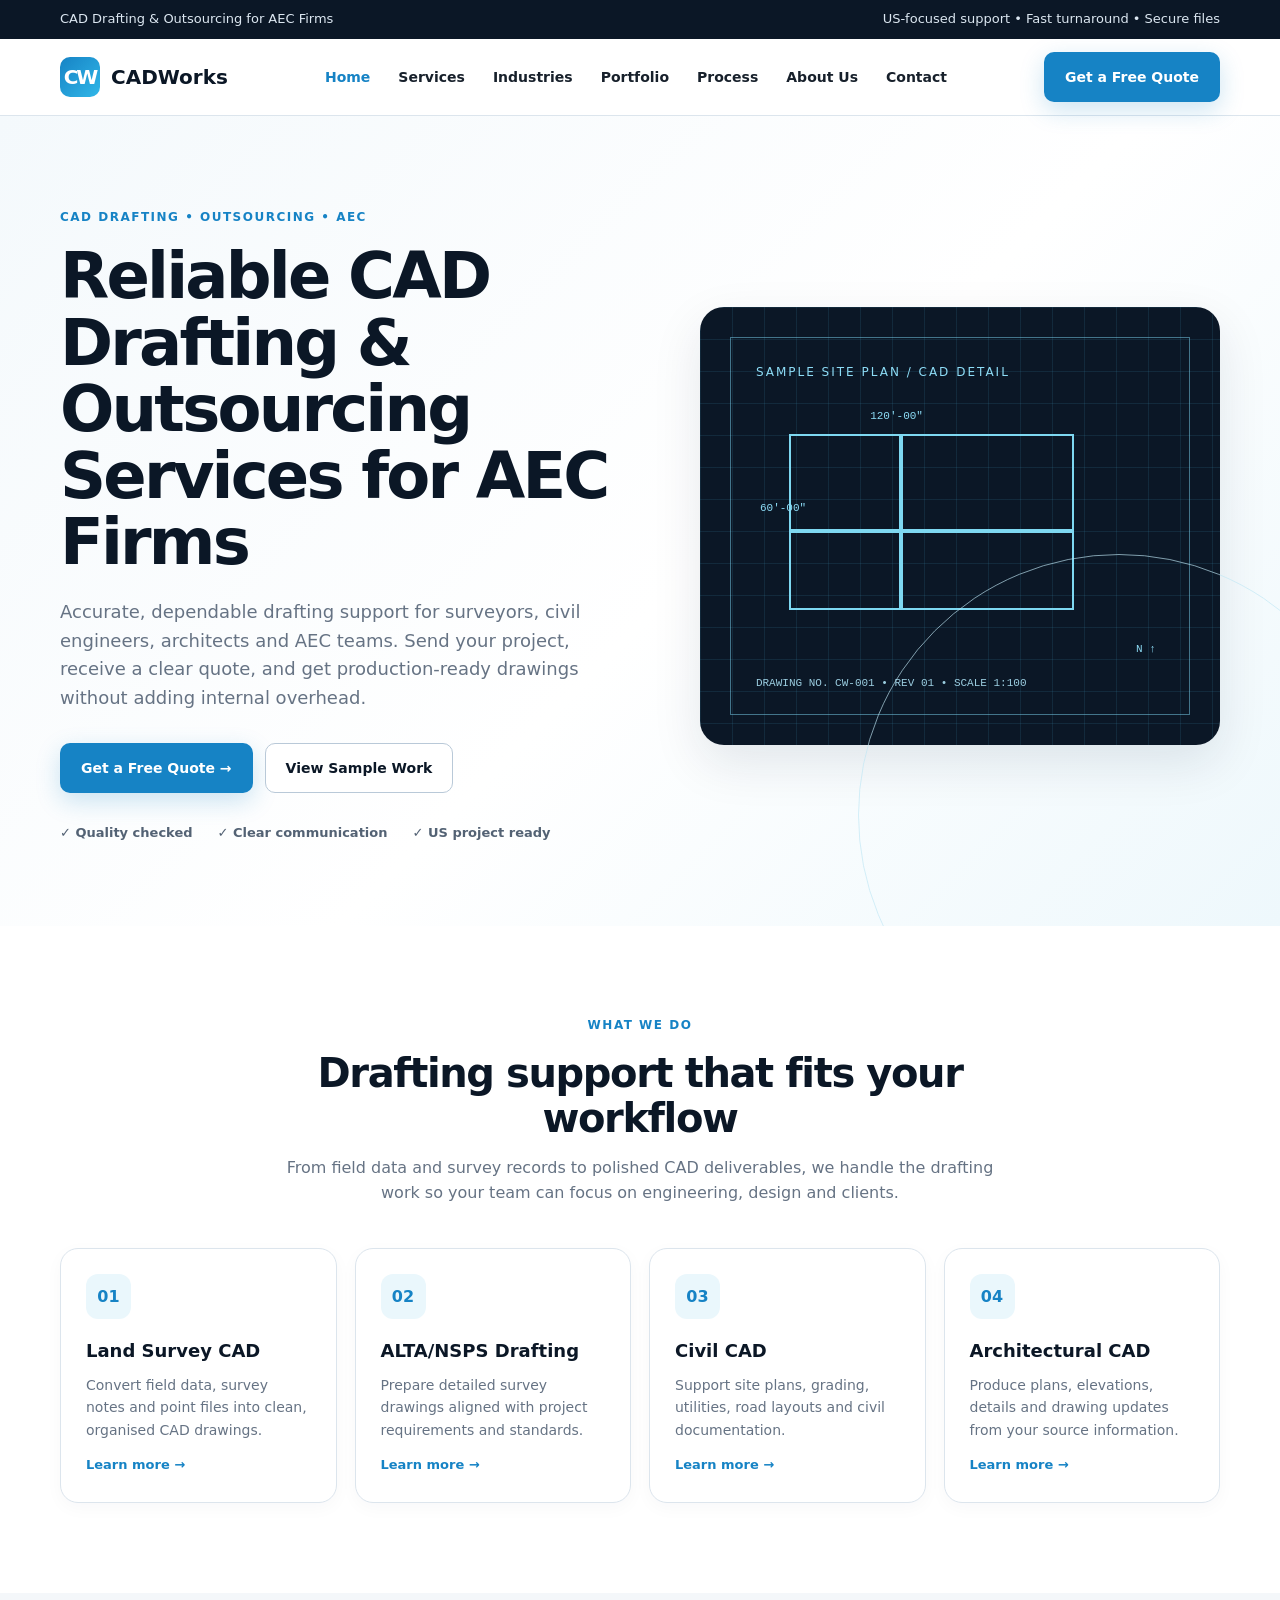
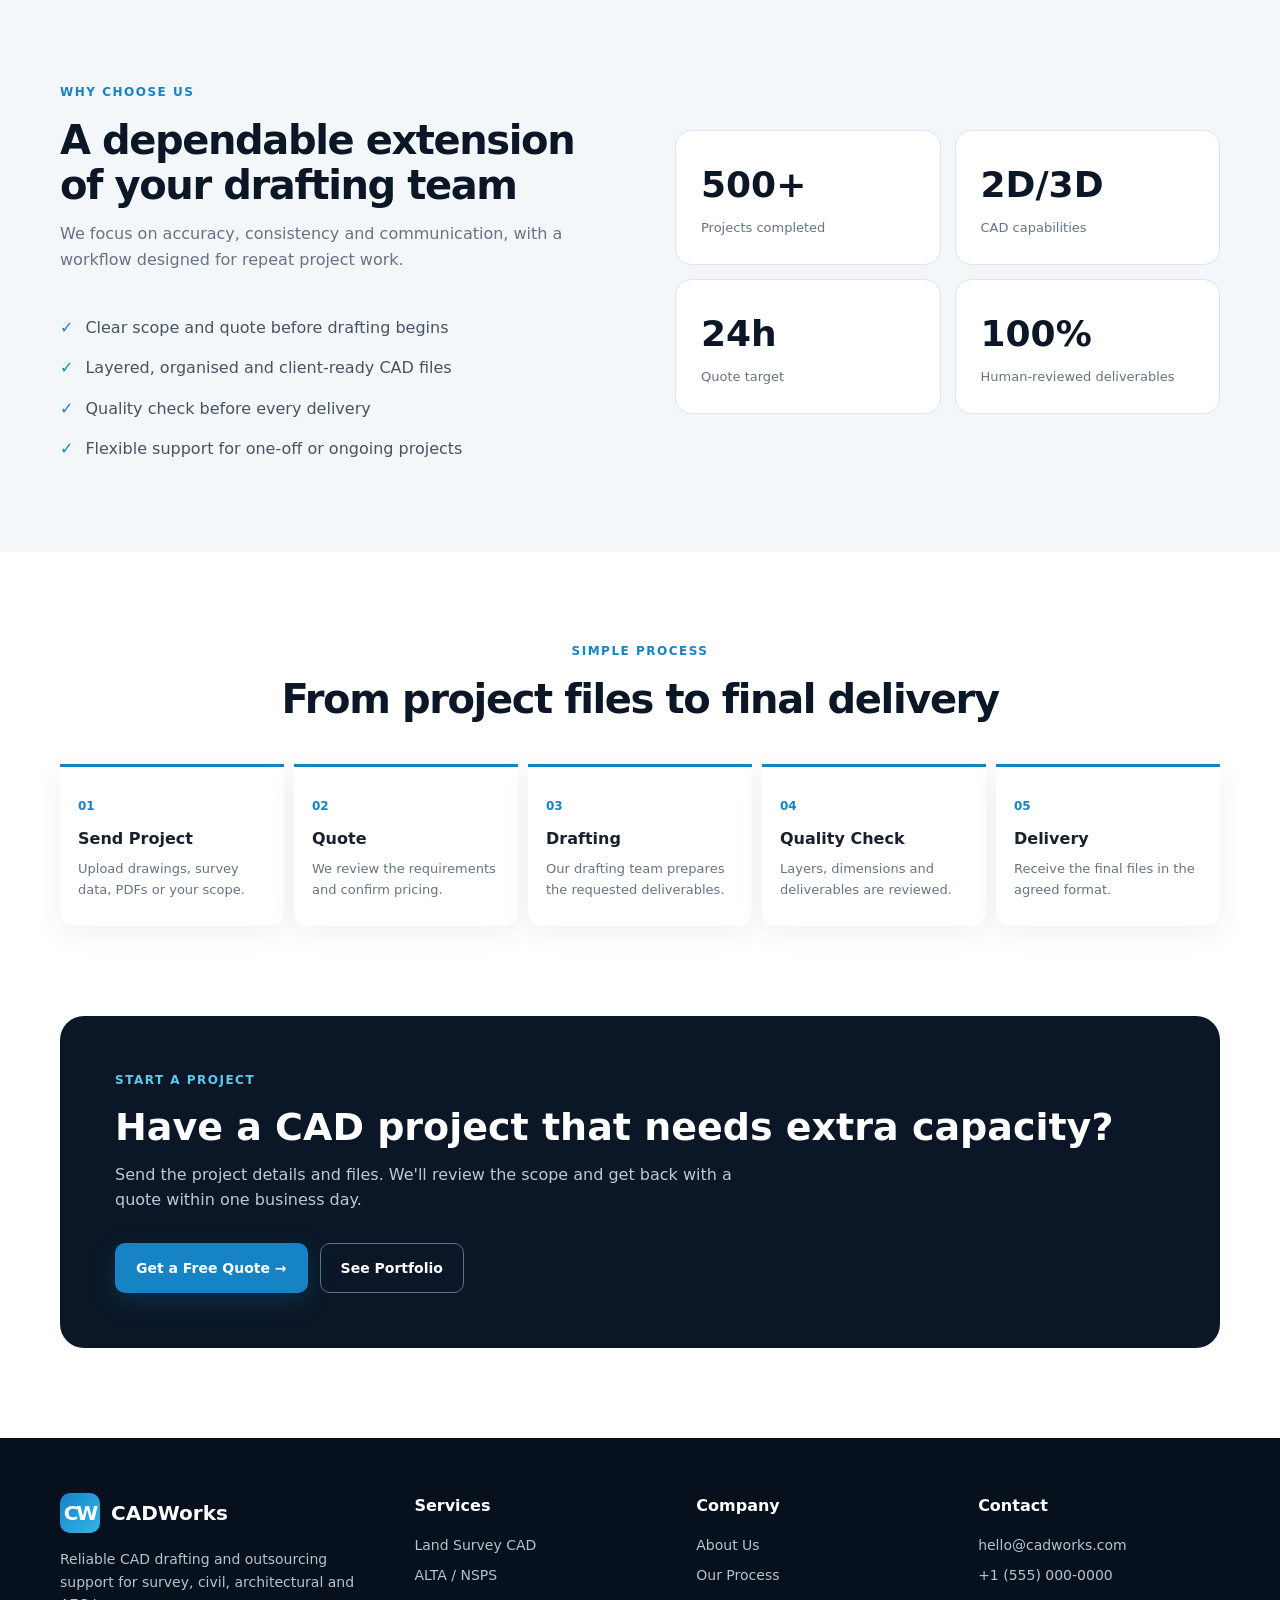
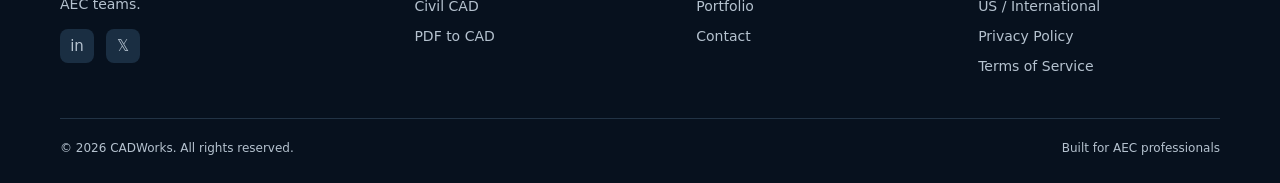
<file: index.html>
<!doctype html>
<html lang="en"><head><meta charset="utf-8">
<meta http-equiv="refresh" content="0; url=home.html">
<title>CADWorks – Redirecting…</title>
<link rel="canonical" href="home.html">
</head><body>
<p>Redirecting to <a href="home.html">CADWorks home page</a>…</p>
</body></html>
</file>
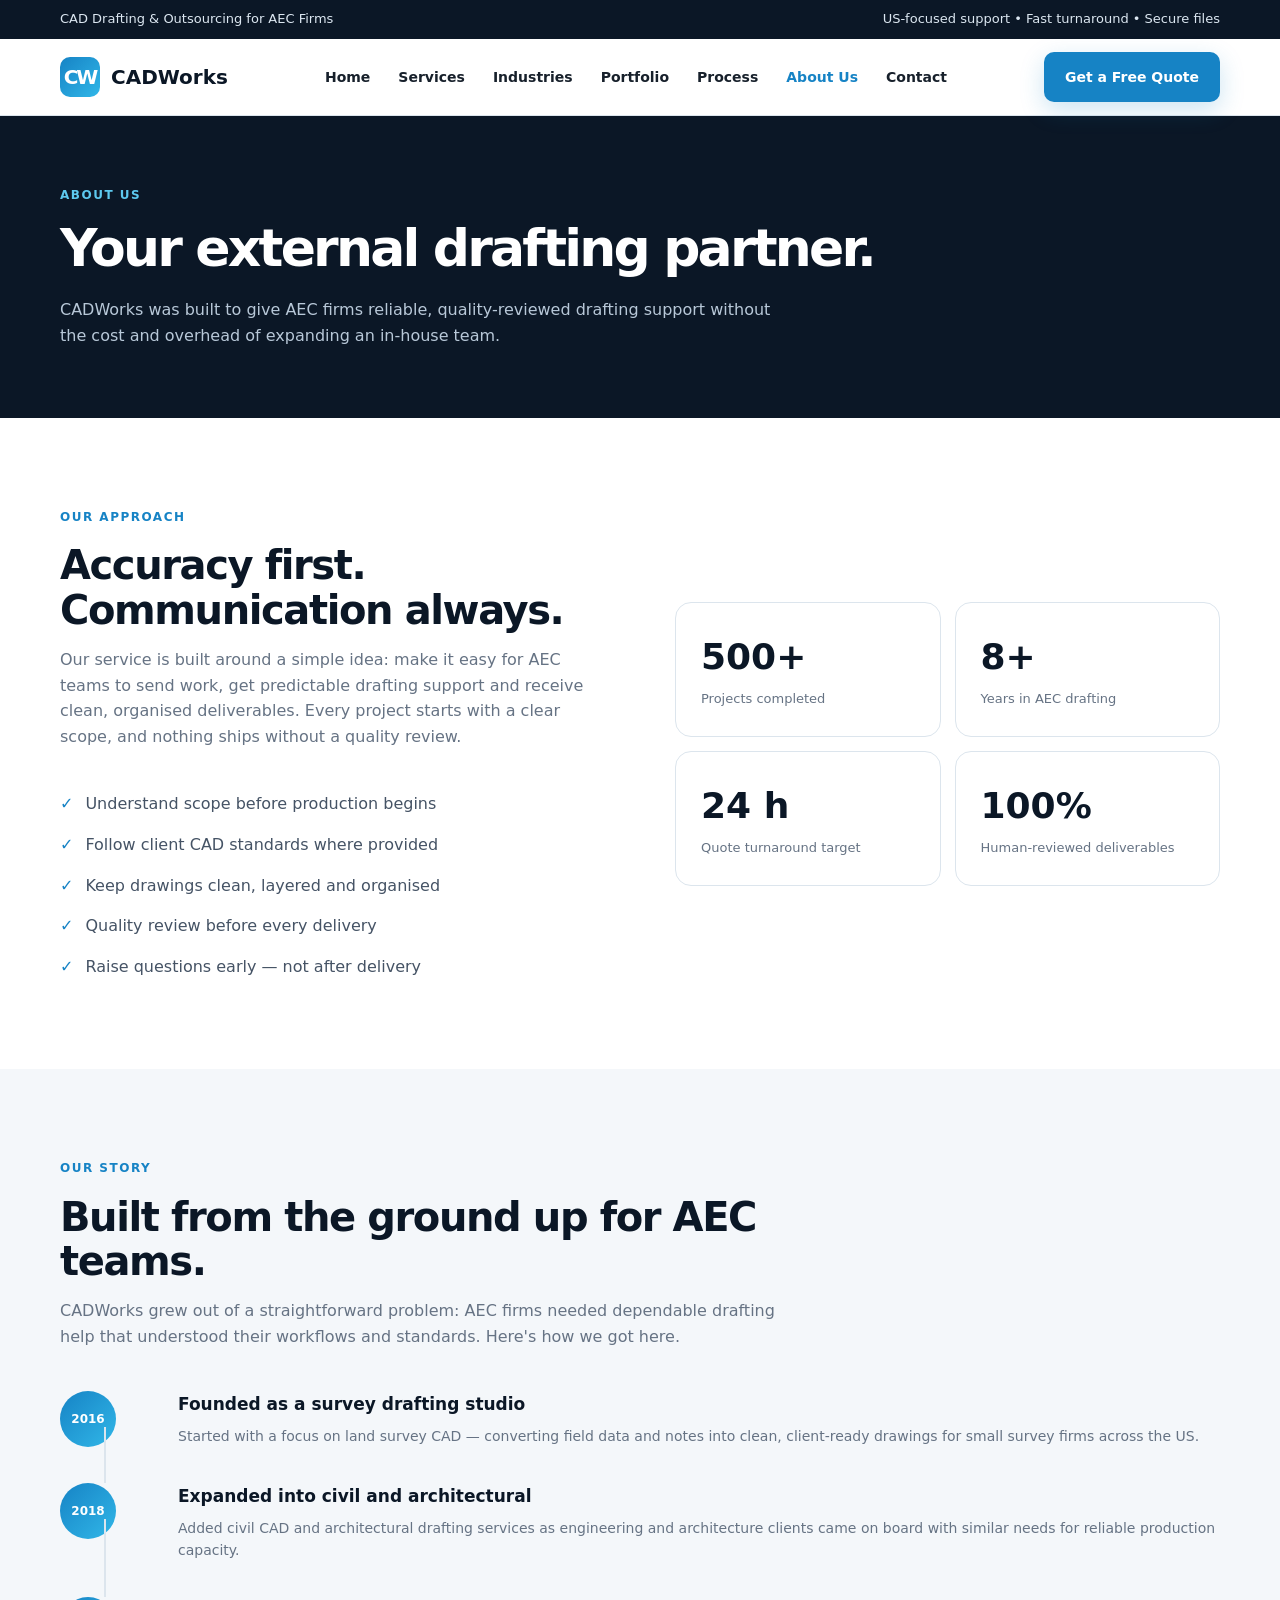
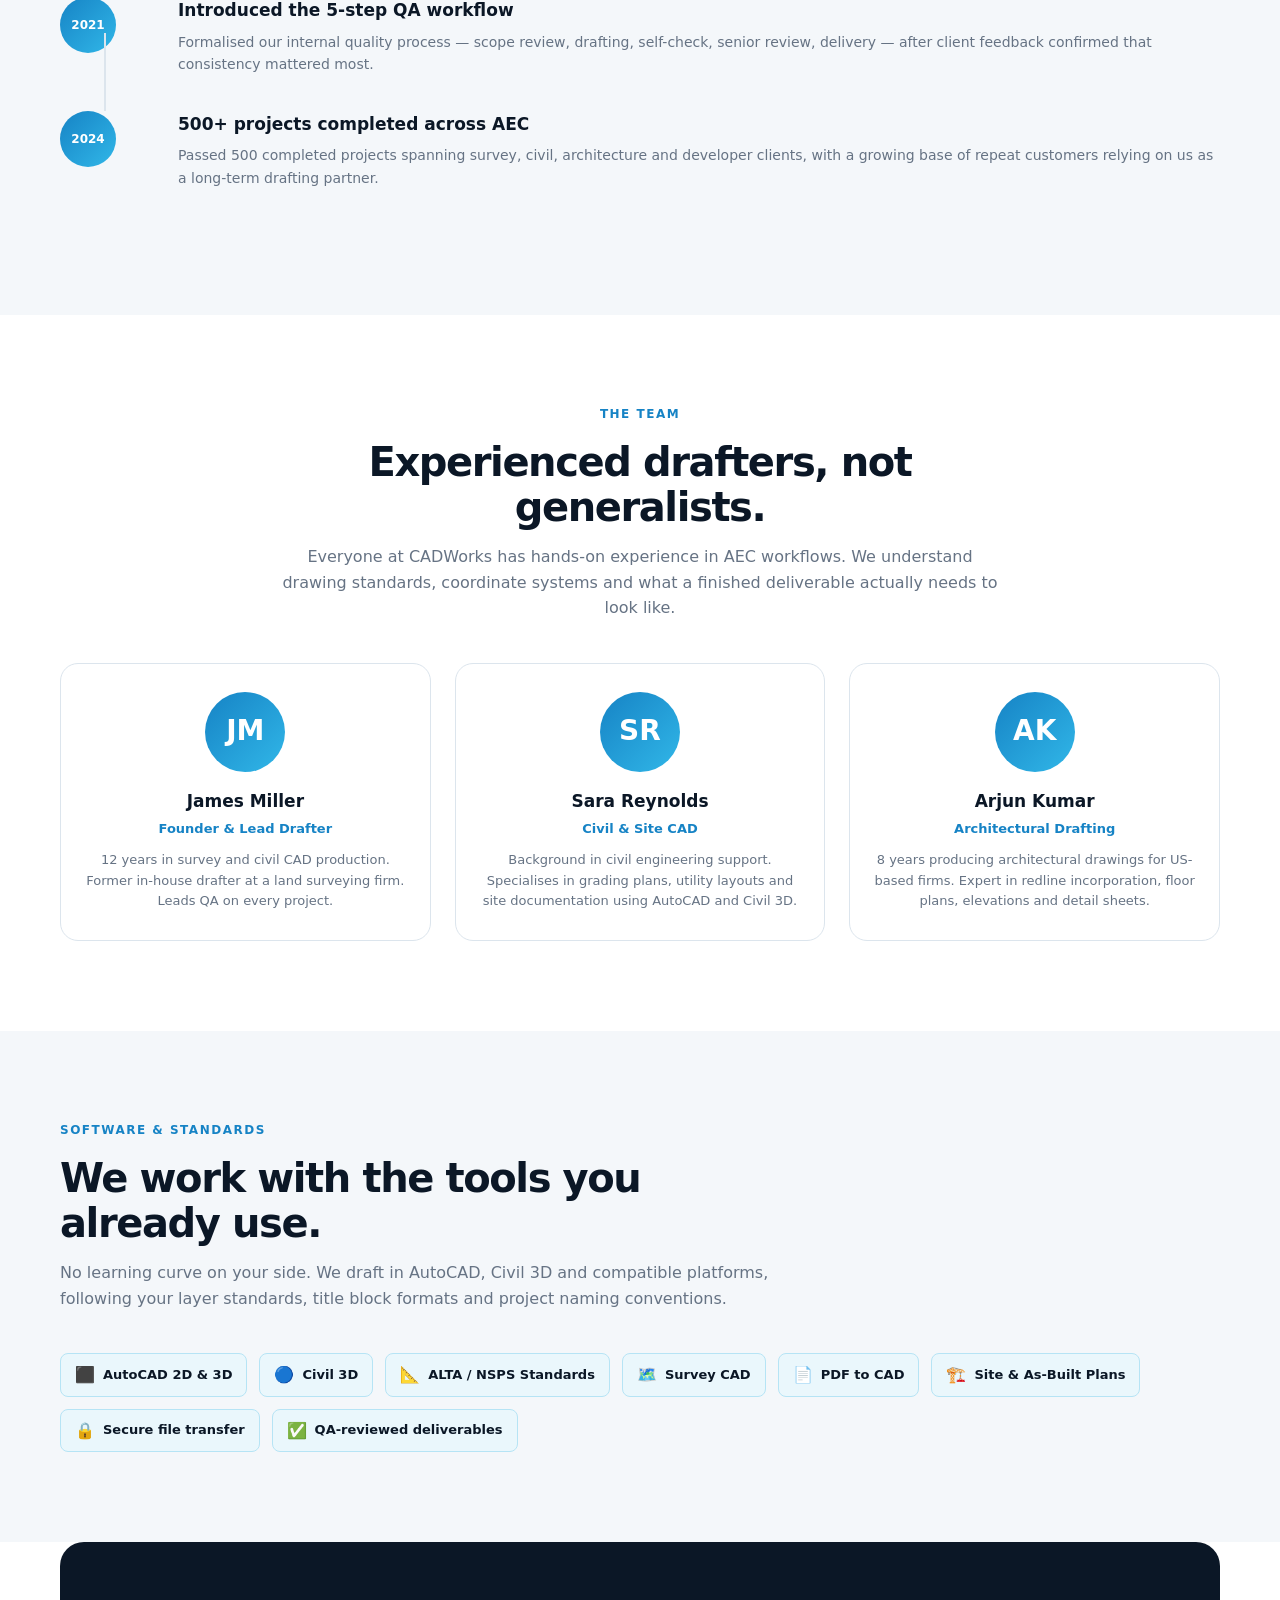
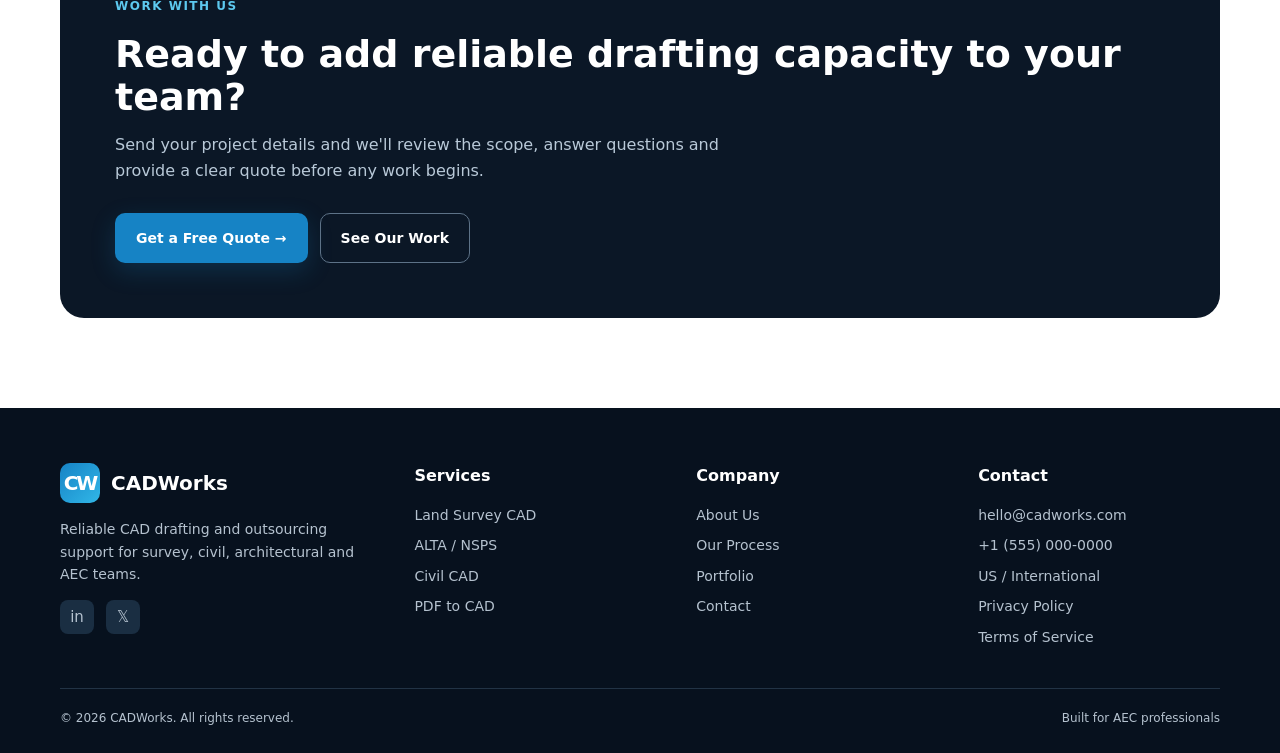
<file: about-us.html>
<!doctype html>
<html lang="en"><head><meta charset="utf-8"><meta name="viewport" content="width=device-width,initial-scale=1">
<title>About Us | CADWorks – Your External Drafting Partner</title>
<meta name="description" content="Learn about CADWorks — an AEC-focused CAD outsourcing team built on accuracy, clear communication and consistent quality-reviewed deliverables for US firms.">
<link rel="icon" href="data:image/svg+xml,<svg xmlns='http://www.w3.org/2000/svg' viewBox='0 0 40 40'><rect width='40' height='40' rx='10' fill='%231683c5'/><text x='50%' y='54%' dominant-baseline='middle' text-anchor='middle' font-family='Arial Black,sans-serif' font-size='18' font-weight='900' fill='white'>CW</text></svg>">
<link rel="stylesheet" href="styles.css"></head><body>
<div class="topbar"><div class="container"><span>CAD Drafting &amp; Outsourcing for AEC Firms</span><span>US-focused support • Fast turnaround • Secure files</span></div></div>
<header><div class="container nav"><a class="logo" href="home.html"><span class="logo-mark">CW</span>CADWorks</a><nav class="navlinks"><a href="home.html">Home</a><a href="services.html">Services</a><a href="industries.html">Industries</a><a href="portfolio.html">Portfolio</a><a href="process.html">Process</a><a href="about-us.html">About Us</a><a href="contact.html">Contact</a></nav><a class="btn btn-primary" href="contact.html">Get a Free Quote</a><button class="menu">☰</button></div></header>

<main>
<section class="page-hero"><div class="container">
  <div class="eyebrow" style="color:#5dc9ef">About Us</div>
  <h1>Your external drafting partner.</h1>
  <p>CADWorks was built to give AEC firms reliable, quality-reviewed drafting support without the cost and overhead of expanding an in-house team.</p>
</div></section>

<!-- Approach + Stats -->
<section><div class="container split-grid">
  <div>
    <div class="eyebrow">Our approach</div>
    <div class="section-head"><h2>Accuracy first. Communication always.</h2>
    <p>Our service is built around a simple idea: make it easy for AEC teams to send work, get predictable drafting support and receive clean, organised deliverables. Every project starts with a clear scope, and nothing ships without a quality review.</p></div>
    <div class="checks">
      <div class="check"><b>✓</b><span>Understand scope before production begins</span></div>
      <div class="check"><b>✓</b><span>Follow client CAD standards where provided</span></div>
      <div class="check"><b>✓</b><span>Keep drawings clean, layered and organised</span></div>
      <div class="check"><b>✓</b><span>Quality review before every delivery</span></div>
      <div class="check"><b>✓</b><span>Raise questions early — not after delivery</span></div>
    </div>
  </div>
  <div class="stats">
    <div class="stat"><strong>500+</strong><span>Projects completed</span></div>
    <div class="stat"><strong>8+</strong><span>Years in AEC drafting</span></div>
    <div class="stat"><strong>24 h</strong><span>Quote turnaround target</span></div>
    <div class="stat"><strong>100%</strong><span>Human-reviewed deliverables</span></div>
  </div>
</div></section>

<!-- Our story / timeline -->
<section class="split"><div class="container">
  <div class="section-head"><div class="eyebrow">Our story</div><h2>Built from the ground up for AEC teams.</h2>
  <p>CADWorks grew out of a straightforward problem: AEC firms needed dependable drafting help that understood their workflows and standards. Here's how we got here.</p></div>
  <div class="timeline">
    <div class="timeline-item">
      <div><div class="tl-year">2016</div></div>
      <div class="tl-body">
        <h4>Founded as a survey drafting studio</h4>
        <p>Started with a focus on land survey CAD — converting field data and notes into clean, client-ready drawings for small survey firms across the US.</p>
      </div>
    </div>
    <div class="timeline-item">
      <div><div class="tl-year">2018</div></div>
      <div class="tl-body">
        <h4>Expanded into civil and architectural</h4>
        <p>Added civil CAD and architectural drafting services as engineering and architecture clients came on board with similar needs for reliable production capacity.</p>
      </div>
    </div>
    <div class="timeline-item">
      <div><div class="tl-year">2021</div></div>
      <div class="tl-body">
        <h4>Introduced the 5-step QA workflow</h4>
        <p>Formalised our internal quality process — scope review, drafting, self-check, senior review, delivery — after client feedback confirmed that consistency mattered most.</p>
      </div>
    </div>
    <div class="timeline-item">
      <div><div class="tl-year">2024</div></div>
      <div class="tl-body">
        <h4>500+ projects completed across AEC</h4>
        <p>Passed 500 completed projects spanning survey, civil, architecture and developer clients, with a growing base of repeat customers relying on us as a long-term drafting partner.</p>
      </div>
    </div>
  </div>
</div></section>

<!-- Team -->
<section><div class="container">
  <div class="section-head center"><div class="eyebrow">The team</div><h2>Experienced drafters, not generalists.</h2>
  <p>Everyone at CADWorks has hands-on experience in AEC workflows. We understand drawing standards, coordinate systems and what a finished deliverable actually needs to look like.</p></div>
  <div class="team-grid">
    <div class="team-card">
      <div class="team-avatar">JM</div>
      <h3>James Miller</h3>
      <div class="role">Founder &amp; Lead Drafter</div>
      <p>12 years in survey and civil CAD production. Former in-house drafter at a land surveying firm. Leads QA on every project.</p>
    </div>
    <div class="team-card">
      <div class="team-avatar">SR</div>
      <h3>Sara Reynolds</h3>
      <div class="role">Civil &amp; Site CAD</div>
      <p>Background in civil engineering support. Specialises in grading plans, utility layouts and site documentation using AutoCAD and Civil 3D.</p>
    </div>
    <div class="team-card">
      <div class="team-avatar">AK</div>
      <h3>Arjun Kumar</h3>
      <div class="role">Architectural Drafting</div>
      <p>8 years producing architectural drawings for US-based firms. Expert in redline incorporation, floor plans, elevations and detail sheets.</p>
    </div>
  </div>
</div></section>

<!-- Credentials -->
<section class="split"><div class="container">
  <div class="section-head"><div class="eyebrow">Software &amp; standards</div><h2>We work with the tools you already use.</h2>
  <p>No learning curve on your side. We draft in AutoCAD, Civil 3D and compatible platforms, following your layer standards, title block formats and project naming conventions.</p></div>
  <div class="creds">
    <div class="cred-badge"><span>⬛</span> AutoCAD 2D &amp; 3D</div>
    <div class="cred-badge"><span>🔵</span> Civil 3D</div>
    <div class="cred-badge"><span>📐</span> ALTA / NSPS Standards</div>
    <div class="cred-badge"><span>🗺️</span> Survey CAD</div>
    <div class="cred-badge"><span>📄</span> PDF to CAD</div>
    <div class="cred-badge"><span>🏗️</span> Site &amp; As-Built Plans</div>
    <div class="cred-badge"><span>🔒</span> Secure file transfer</div>
    <div class="cred-badge"><span>✅</span> QA-reviewed deliverables</div>
  </div>
</div></section>

<!-- CTA -->
<section style="padding-top:0"><div class="container"><div class="cta">
  <div class="eyebrow" style="color:#5dc9ef">Work with us</div>
  <h2>Ready to add reliable drafting capacity to your team?</h2>
  <p>Send your project details and we'll review the scope, answer questions and provide a clear quote before any work begins.</p>
  <div class="actions"><a class="btn btn-primary" href="contact.html">Get a Free Quote →</a><a class="btn btn-outline" href="portfolio.html">See Our Work</a></div>
</div></div></section>
</main>

<footer><div class="container"><div class="footer-grid">
  <div>
    <a class="logo" href="home.html" style="color:#fff"><span class="logo-mark">CW</span>CADWorks</a>
    <p style="margin-top:15px;font-size:14px;max-width:330px">Reliable CAD drafting and outsourcing support for survey, civil, architectural and AEC teams.</p>
    <div class="social-links">
      <a href="https://www.linkedin.com/company/cadworks" target="_blank" rel="noopener" aria-label="CADWorks on LinkedIn">in</a>
      <a href="https://twitter.com/cadworks" target="_blank" rel="noopener" aria-label="CADWorks on X / Twitter">𝕏</a>
    </div>
  </div>
  <div><div class="footer-title">Services</div><div class="footer-links">
    <a href="services.html#land-survey">Land Survey CAD</a>
    <a href="services.html#alta-nsps">ALTA / NSPS</a>
    <a href="services.html#civil-cad">Civil CAD</a>
    <a href="services.html#pdf-to-cad">PDF to CAD</a>
  </div></div>
  <div><div class="footer-title">Company</div><div class="footer-links">
    <a href="about-us.html">About Us</a>
    <a href="process.html">Our Process</a>
    <a href="portfolio.html">Portfolio</a>
    <a href="contact.html">Contact</a>
  </div></div>
  <div><div class="footer-title">Contact</div><div class="footer-links">
    <a href="mailto:hello@cadworks.com">hello@cadworks.com</a>
    <a href="tel:+15550000000">+1 (555) 000-0000</a>
    <span>US / International</span>
    <a href="privacy.html">Privacy Policy</a>
    <a href="terms.html">Terms of Service</a>
  </div></div>
</div>
<div class="copyright"><span>© 2026 CADWorks. All rights reserved.</span><span>Built for AEC professionals</span></div>
</div></footer>
<script src="script.js"></script></body></html>
</file>
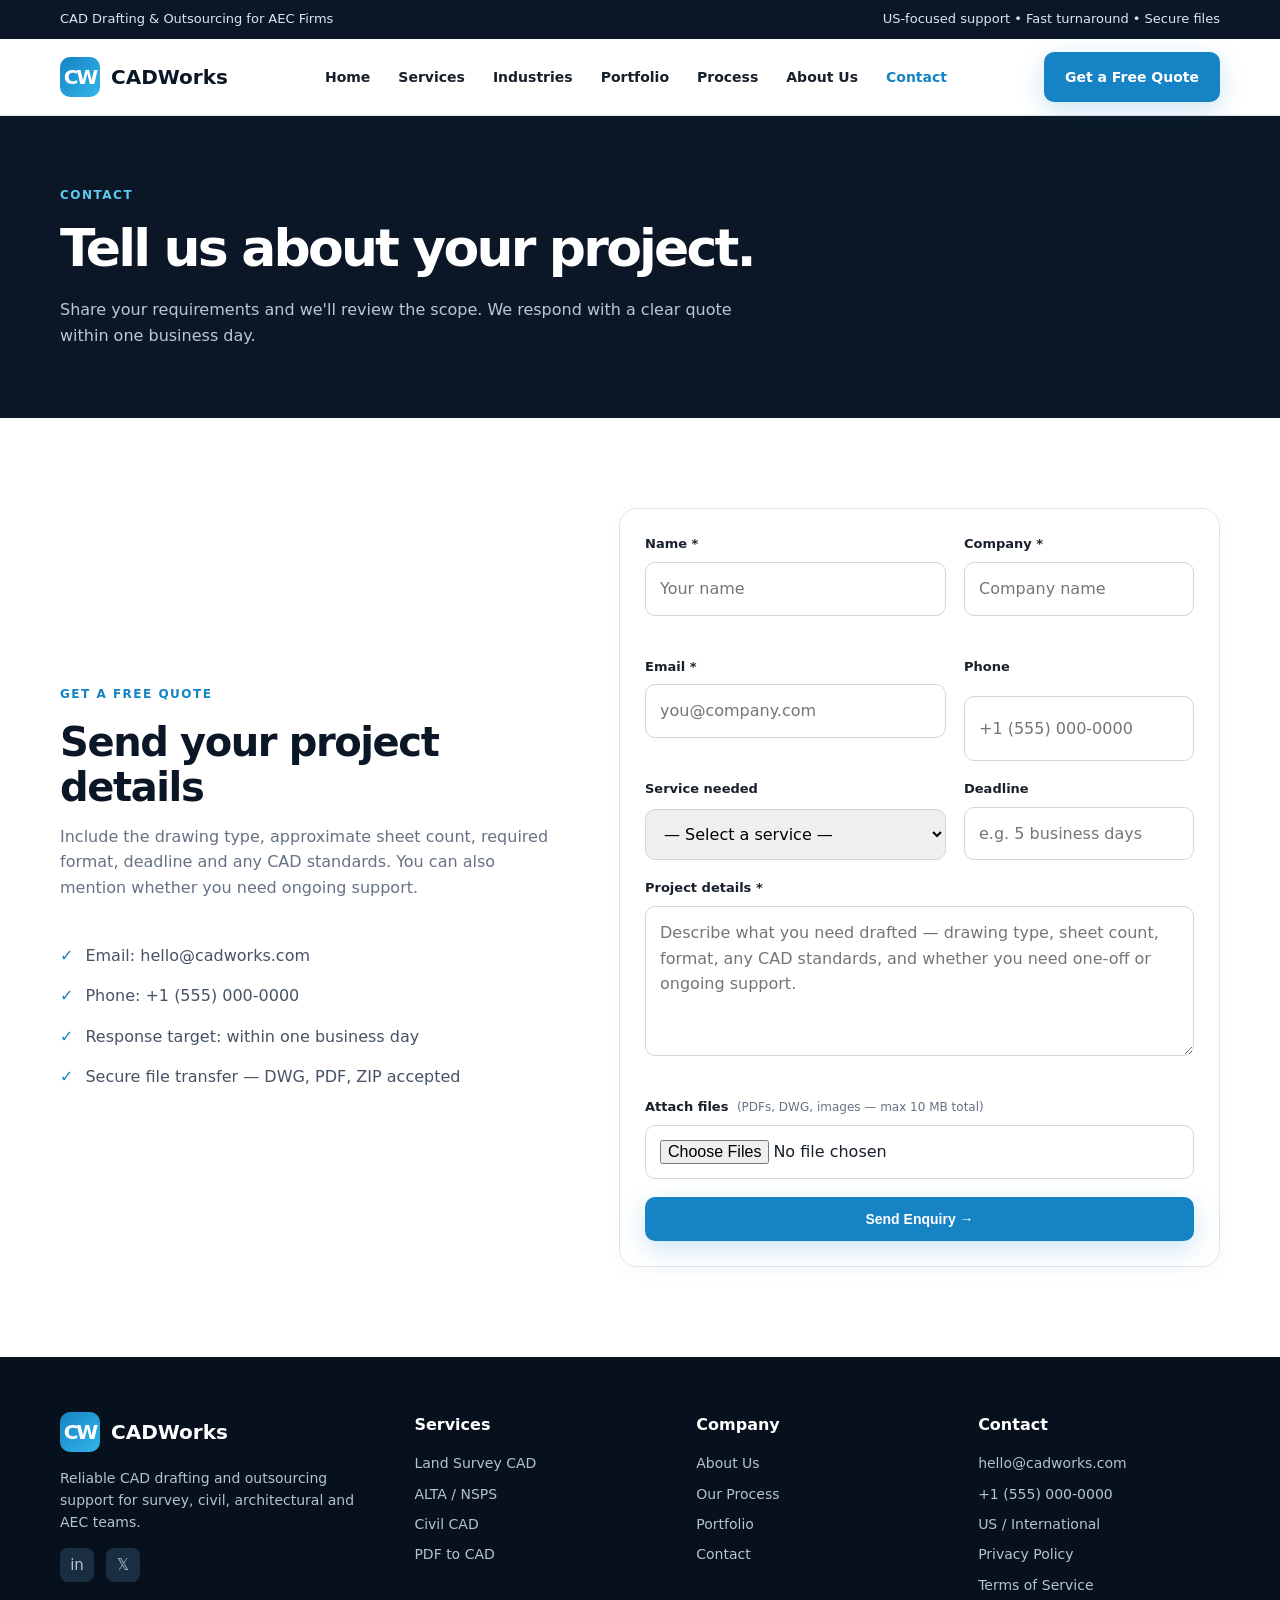
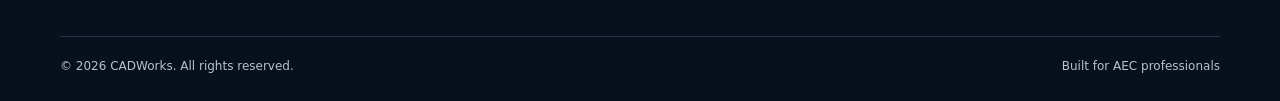
<file: contact.html>
﻿<!doctype html>
<html lang="en"><head><meta charset="utf-8"><meta name="viewport" content="width=device-width,initial-scale=1">
<title>Get a Free Quote | CADWorks – Contact Our CAD Drafting Team</title>
<meta name="description" content="Send your CAD project details and files to CADWorks. We'll review your scope and respond with a clear quote within one business day.">
<link rel="icon" href="data:image/svg+xml,<svg xmlns='http://www.w3.org/2000/svg' viewBox='0 0 40 40'><rect width='40' height='40' rx='10' fill='%231683c5'/><text x='50%' y='54%' dominant-baseline='middle' text-anchor='middle' font-family='Arial Black,sans-serif' font-size='18' font-weight='900' fill='white'>CW</text></svg>">
<link rel="stylesheet" href="styles.css"></head><body>
<div class="topbar"><div class="container"><span>CAD Drafting & Outsourcing for AEC Firms</span><span>US-focused support • Fast turnaround • Secure files</span></div></div>
<header><div class="container nav"><a class="logo" href="home.html"><span class="logo-mark">CW</span>CADWorks</a><nav class="navlinks"><a href="home.html">Home</a><a href="services.html">Services</a><a href="industries.html">Industries</a><a href="portfolio.html">Portfolio</a><a href="process.html">Process</a><a href="about-us.html">About Us</a><a href="contact.html">Contact</a></nav><a class="btn btn-primary" href="contact.html">Get a Free Quote</a><button class="menu">☰</button></div></header>
<main><section class="page-hero"><div class="container"><div class="eyebrow" style="color:#5dc9ef">Contact</div><h1>Tell us about your project.</h1><p>Share your requirements and we'll review the scope. We respond with a clear quote within one business day.</p></div></section>
<section><div class="container split-grid"><div><div class="section-head"><div class="eyebrow">Get a free quote</div><h2>Send your project details</h2><p>Include the drawing type, approximate sheet count, required format, deadline and any CAD standards. You can also mention whether you need ongoing support.</p></div><div class="checks"><div class="check"><b>✓</b><span>Email: <a href="mailto:hello@cadworks.com">hello@cadworks.com</a></span></div><div class="check"><b>✓</b><span>Phone: <a href="tel:+15550000000">+1 (555) 000-0000</a></span></div><div class="check"><b>✓</b><span>Response target: within one business day</span></div><div class="check"><b>✓</b><span>Secure file transfer — DWG, PDF, ZIP accepted</span></div></div></div>
<!-- ACTION: Replace YOUR_FORMSPREE_ID below with your actual Formspree form ID.
     Sign up free at https://formspree.io, create a form, and paste the ID here.
     e.g. action="https://formspree.io/f/abcd1234" -->
<form class="card" id="quoteForm" action="https://formspree.io/f/YOUR_FORMSPREE_ID" method="POST" enctype="multipart/form-data" novalidate>
  <!-- Honeypot field to reduce spam -->
  <input type="text" name="_gotcha" style="display:none" tabindex="-1" autocomplete="off">
  <input type="hidden" name="_subject" value="New CAD Quote Request – CADWorks">
  <div id="form-success" class="form-notice form-notice--success" hidden>
    <strong>Thank you! Your enquiry has been sent.</strong><br>We'll review your project details and get back to you within one business day.
  </div>
  <div id="form-error" class="form-notice form-notice--error" hidden>
    <strong>Something went wrong.</strong> Please try again or email us directly at <a href="mailto:hello@cadworks.com">hello@cadworks.com</a>.
  </div>
  <div class="form-grid">
    <div class="field">
      <label for="f-name">Name <span aria-hidden="true">*</span></label>
      <input id="f-name" name="name" required autocomplete="name" placeholder="Your name">
      <span class="field-error" aria-live="polite"></span>
    </div>
    <div class="field">
      <label for="f-company">Company <span aria-hidden="true">*</span></label>
      <input id="f-company" name="company" required autocomplete="organization" placeholder="Company name">
      <span class="field-error" aria-live="polite"></span>
    </div>
    <div class="field">
      <label for="f-email">Email <span aria-hidden="true">*</span></label>
      <input id="f-email" name="email" required type="email" autocomplete="email" placeholder="you@company.com">
      <span class="field-error" aria-live="polite"></span>
    </div>
    <div class="field">
      <label for="f-phone">Phone</label>
      <input id="f-phone" name="phone" type="tel" autocomplete="tel" placeholder="+1 (555) 000-0000">
    </div>
    <div class="field">
      <label for="f-service">Service needed</label>
      <select id="f-service" name="service">
        <option value="">— Select a service —</option>
        <option>Land Survey CAD</option>
        <option>ALTA/NSPS Survey Drafting</option>
        <option>Topographic / Boundary Survey</option>
        <option>Civil CAD Drafting</option>
        <option>Architectural CAD Drafting</option>
        <option>PDF to CAD Conversion</option>
        <option>AutoCAD / Civil 3D Support</option>
        <option>As-Built / Site Plans</option>
        <option>Other</option>
      </select>
    </div>
    <div class="field">
      <label for="f-deadline">Deadline</label>
      <input id="f-deadline" name="deadline" placeholder="e.g. 5 business days">
    </div>
    <div class="field full">
      <label for="f-details">Project details <span aria-hidden="true">*</span></label>
      <textarea id="f-details" name="details" required placeholder="Describe what you need drafted — drawing type, sheet count, format, any CAD standards, and whether you need one-off or ongoing support."></textarea>
      <span class="field-error" aria-live="polite"></span>
    </div>
    <div class="field full">
      <label for="f-files">Attach files <span class="field-hint">(PDFs, DWG, images — max 10 MB total)</span></label>
      <input id="f-files" name="attachments" type="file" multiple accept=".pdf,.dwg,.dxf,.png,.jpg,.jpeg,.zip">
    </div>
    <div class="field full">
      <button class="btn btn-primary" type="submit" id="submitBtn">Send Enquiry →</button>
    </div>
  </div>
</form></div></section></main>
<footer><div class="container"><div class="footer-grid">
  <div>
    <a class="logo" href="home.html" style="color:#fff"><span class="logo-mark">CW</span>CADWorks</a>
    <p style="margin-top:15px;font-size:14px;max-width:330px">Reliable CAD drafting and outsourcing support for survey, civil, architectural and AEC teams.</p>
    <div class="social-links">
      <a href="https://www.linkedin.com/company/cadworks" target="_blank" rel="noopener" aria-label="CADWorks on LinkedIn">in</a>
      <a href="https://twitter.com/cadworks" target="_blank" rel="noopener" aria-label="CADWorks on X / Twitter">𝕏</a>
    </div>
  </div>
  <div><div class="footer-title">Services</div><div class="footer-links">
    <a href="services.html#land-survey">Land Survey CAD</a>
    <a href="services.html#alta-nsps">ALTA / NSPS</a>
    <a href="services.html#civil-cad">Civil CAD</a>
    <a href="services.html#pdf-to-cad">PDF to CAD</a>
  </div></div>
  <div><div class="footer-title">Company</div><div class="footer-links">
    <a href="about-us.html">About Us</a>
    <a href="process.html">Our Process</a>
    <a href="portfolio.html">Portfolio</a>
    <a href="contact.html">Contact</a>
  </div></div>
  <div><div class="footer-title">Contact</div><div class="footer-links">
    <a href="mailto:hello@cadworks.com">hello@cadworks.com</a>
    <a href="tel:+15550000000">+1 (555) 000-0000</a>
    <span>US / International</span>
    <a href="privacy.html">Privacy Policy</a>
    <a href="terms.html">Terms of Service</a>
  </div></div>
</div>
<div class="copyright"><span>© 2026 CADWorks. All rights reserved.</span><span>Built for AEC professionals</span></div>
</div></footer>
<script src="script.js"></script></body></html>
</file>
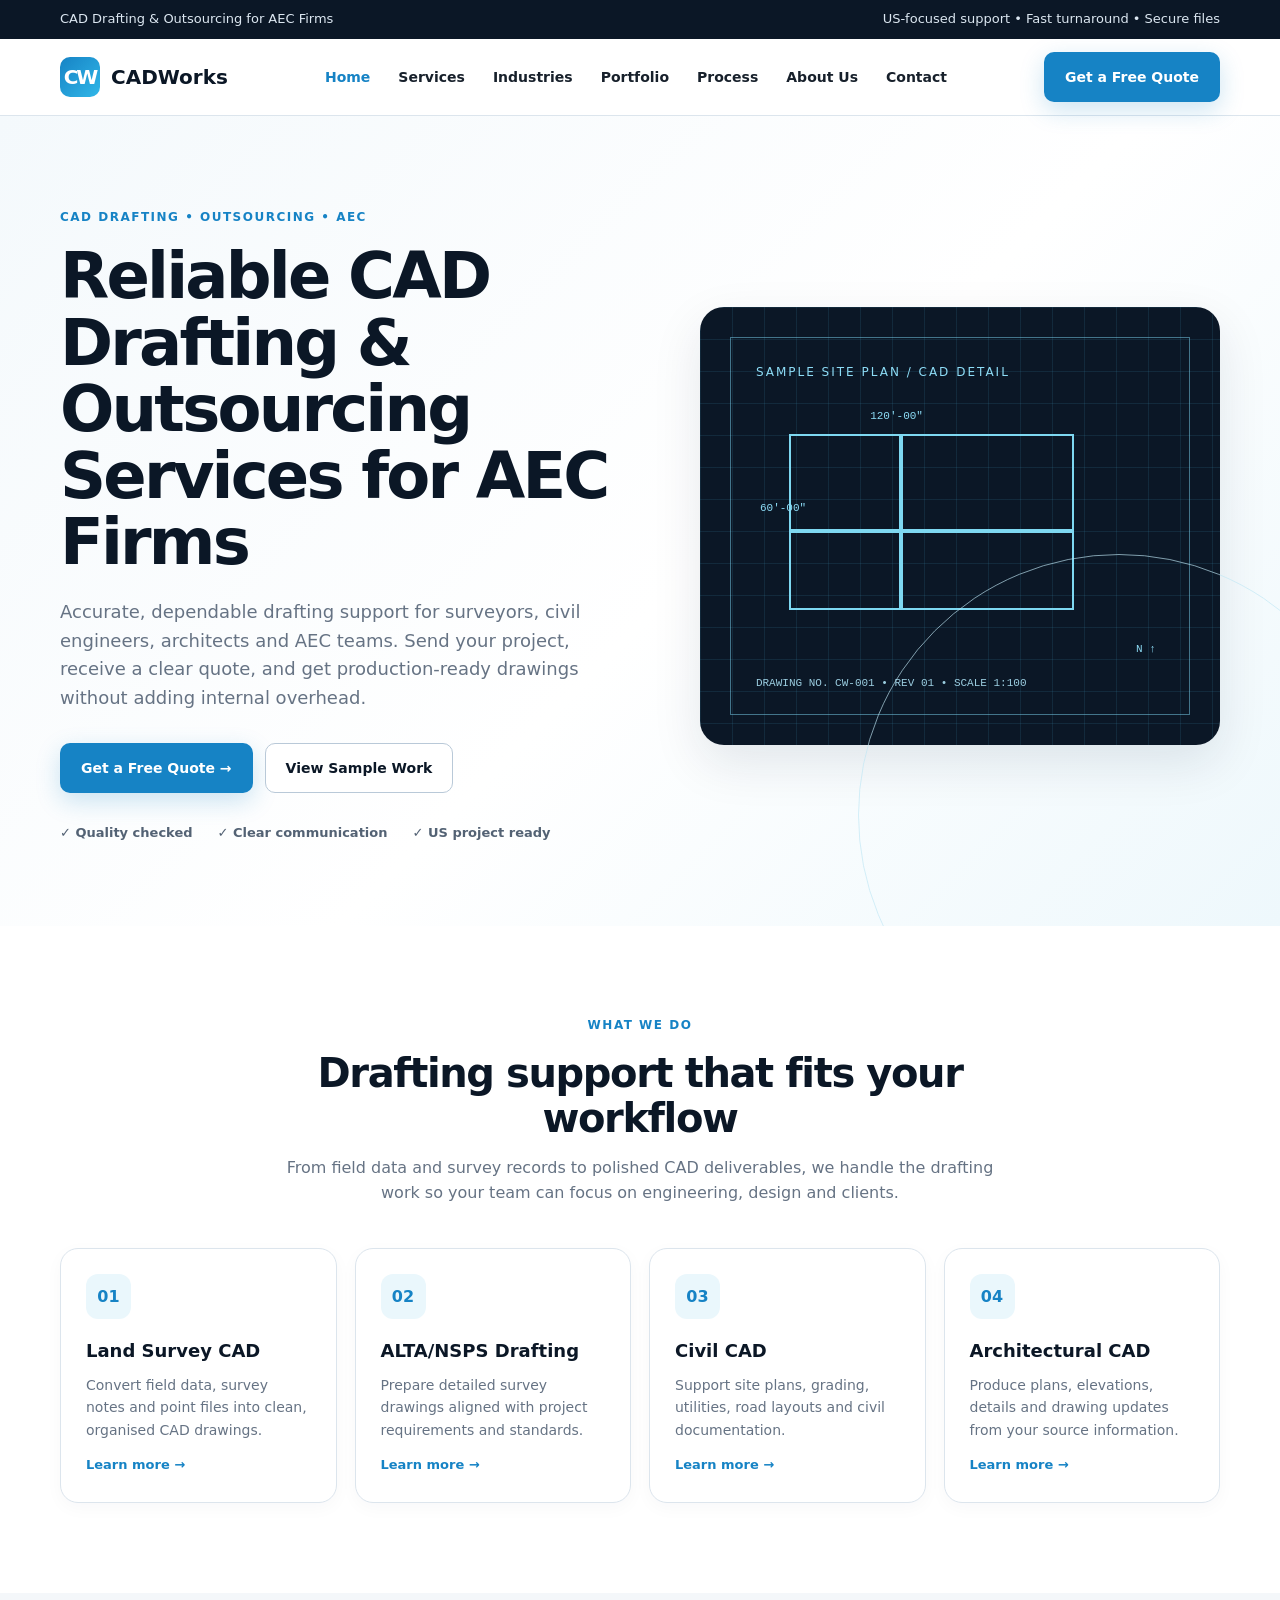
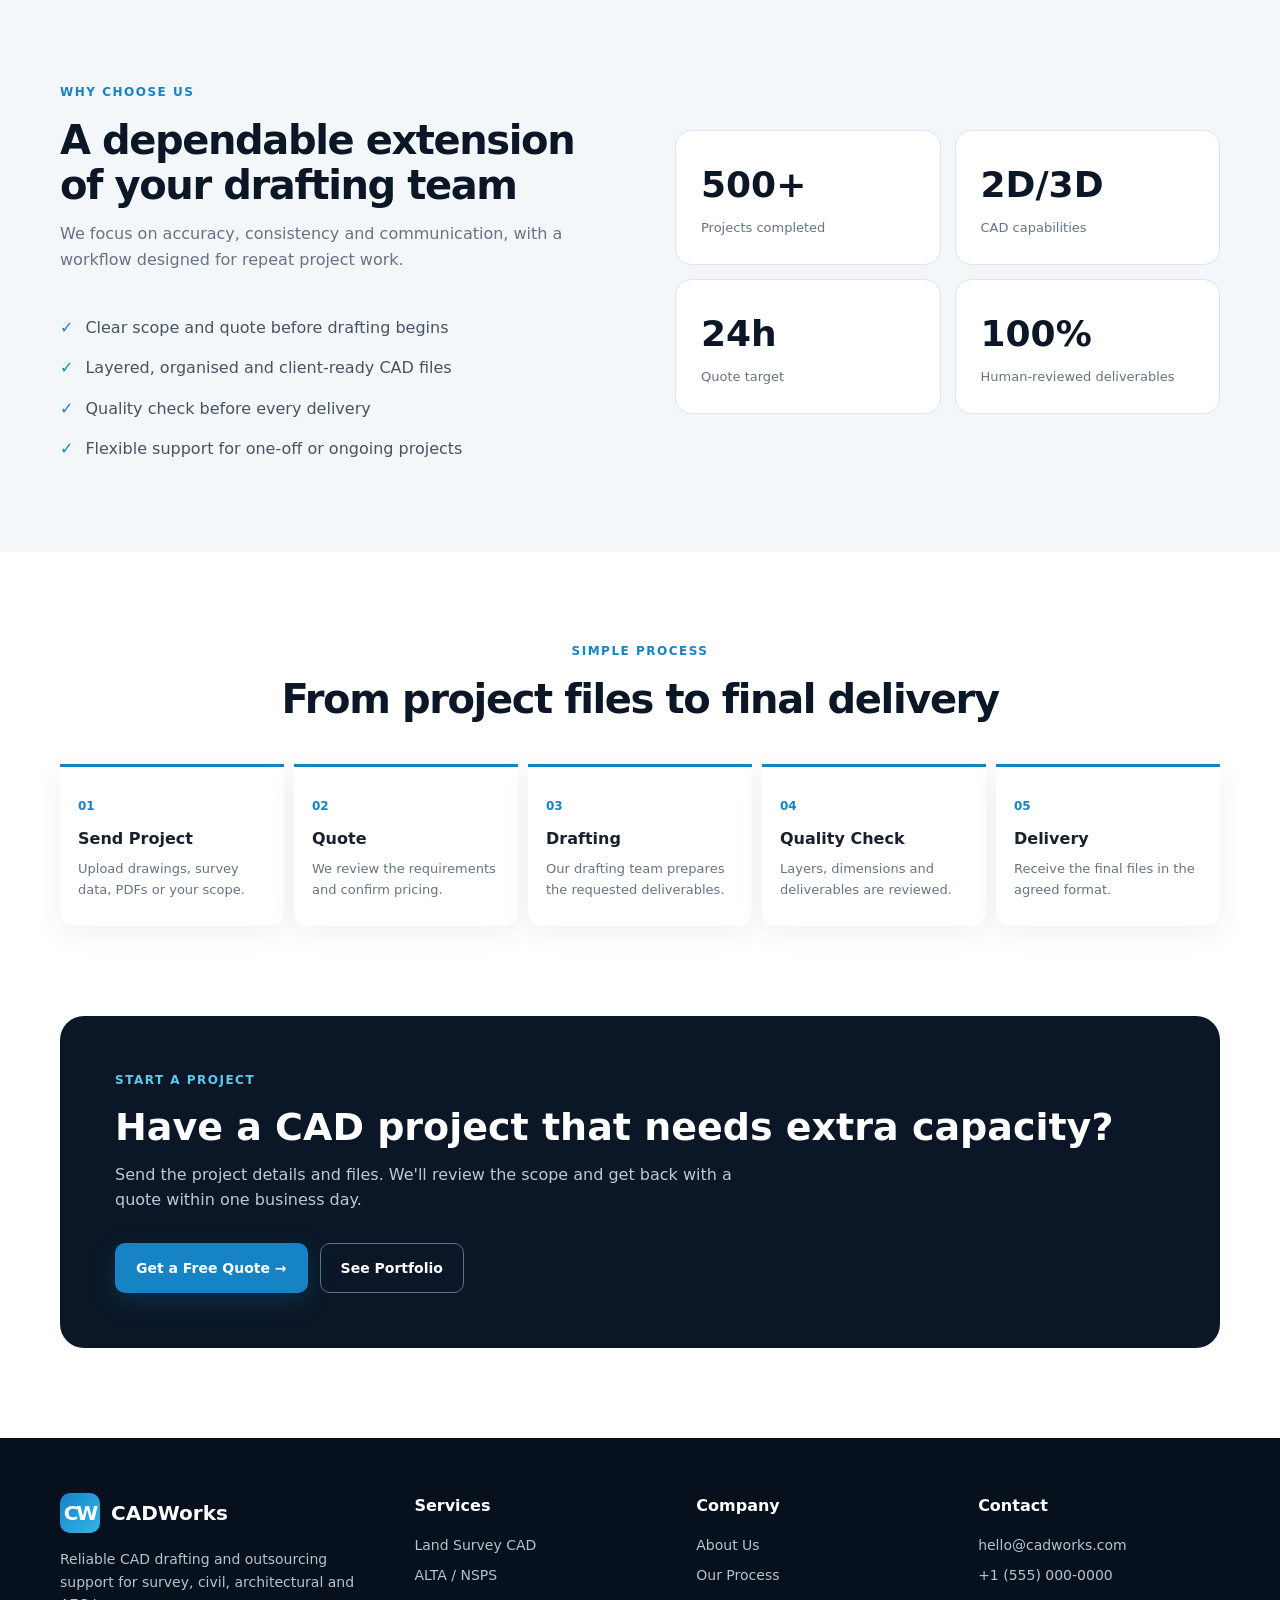
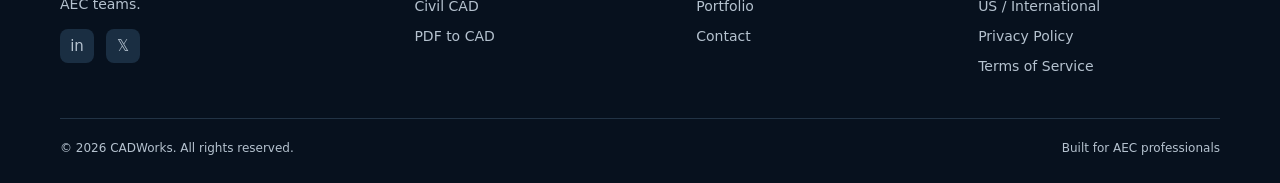
<file: home.html>
<!doctype html>
<html lang="en"><head><meta charset="utf-8"><meta name="viewport" content="width=device-width,initial-scale=1">
<title>Home | CADWorks – CAD Drafting & Outsourcing for AEC Firms</title>
<meta name="description" content="Reliable CAD drafting and outsourcing services for surveyors, civil engineers and architects. Send your project, get a clear quote, receive production-ready drawings.">
<link rel="icon" href="data:image/svg+xml,<svg xmlns='http://www.w3.org/2000/svg' viewBox='0 0 40 40'><rect width='40' height='40' rx='10' fill='%231683c5'/><text x='50%' y='54%' dominant-baseline='middle' text-anchor='middle' font-family='Arial Black,sans-serif' font-size='18' font-weight='900' fill='white'>CW</text></svg>">
<link rel="stylesheet" href="styles.css"></head><body>
<div class="topbar"><div class="container"><span>CAD Drafting &amp; Outsourcing for AEC Firms</span><span>US-focused support • Fast turnaround • Secure files</span></div></div>
<header><div class="container nav"><a class="logo" href="home.html"><span class="logo-mark">CW</span>CADWorks</a><nav class="navlinks"><a href="home.html">Home</a><a href="services.html">Services</a><a href="industries.html">Industries</a><a href="portfolio.html">Portfolio</a><a href="process.html">Process</a><a href="about-us.html">About Us</a><a href="contact.html">Contact</a></nav><a class="btn btn-primary" href="contact.html">Get a Free Quote</a><button class="menu">☰</button></div></header>
<main>
<section class="hero"><div class="container hero-grid"><div><div class="eyebrow">CAD Drafting • Outsourcing • AEC</div>
<h1>Reliable CAD Drafting &amp; Outsourcing Services for AEC Firms</h1>
<p>Accurate, dependable drafting support for surveyors, civil engineers, architects and AEC teams. Send your project, receive a clear quote, and get production-ready drawings without adding internal overhead.</p>
<div class="actions"><a class="btn btn-primary" href="contact.html">Get a Free Quote →</a><a class="btn btn-outline" href="portfolio.html">View Sample Work</a></div>
<div class="trust"><span>✓ Quality checked</span><span>✓ Clear communication</span><span>✓ US project ready</span></div></div>
<div class="blueprint"><div class="plan"><div class="title">SAMPLE SITE PLAN / CAD DETAIL</div><div class="drawing"><i class="wall w1"></i><i class="wall w2"></i><i class="wall w3"></i><span class="dim d1">120'-00"</span><span class="dim d2">60'-00"</span><span class="dim d3">N ↑</span></div><div style="font:11px monospace;color:#9bcde0">DRAWING NO. CW-001 • REV 01 • SCALE 1:100</div></div></div></div></section>

<section><div class="container"><div class="section-head center"><div class="eyebrow">What we do</div><h2>Drafting support that fits your workflow</h2><p>From field data and survey records to polished CAD deliverables, we handle the drafting work so your team can focus on engineering, design and clients.</p></div>
<div class="cards">
<div class="card"><div class="icon">01</div><h3>Land Survey CAD</h3><p>Convert field data, survey notes and point files into clean, organised CAD drawings.</p><a class="card-link" href="services.html#land-survey">Learn more →</a></div>
<div class="card"><div class="icon">02</div><h3>ALTA/NSPS Drafting</h3><p>Prepare detailed survey drawings aligned with project requirements and standards.</p><a class="card-link" href="services.html#alta-nsps">Learn more →</a></div>
<div class="card"><div class="icon">03</div><h3>Civil CAD</h3><p>Support site plans, grading, utilities, road layouts and civil documentation.</p><a class="card-link" href="services.html#civil-cad">Learn more →</a></div>
<div class="card"><div class="icon">04</div><h3>Architectural CAD</h3><p>Produce plans, elevations, details and drawing updates from your source information.</p><a class="card-link" href="services.html#architectural">Learn more →</a></div>
</div></div></section>

<section class="split"><div class="container split-grid"><div><div class="eyebrow">Why choose us</div><div class="section-head"><h2>A dependable extension of your drafting team</h2><p>We focus on accuracy, consistency and communication, with a workflow designed for repeat project work.</p></div><div class="checks"><div class="check"><b>✓</b><span>Clear scope and quote before drafting begins</span></div><div class="check"><b>✓</b><span>Layered, organised and client-ready CAD files</span></div><div class="check"><b>✓</b><span>Quality check before every delivery</span></div><div class="check"><b>✓</b><span>Flexible support for one-off or ongoing projects</span></div></div></div><div class="stats"><div class="stat"><strong>500+</strong><span>Projects completed</span></div><div class="stat"><strong>2D/3D</strong><span>CAD capabilities</span></div><div class="stat"><strong>24h</strong><span>Quote target</span></div><div class="stat"><strong>100%</strong><span>Human-reviewed deliverables</span></div></div></div></section>

<section><div class="container"><div class="section-head center"><div class="eyebrow">Simple process</div><h2>From project files to final delivery</h2></div><div class="workflow">
<div class="step"><span class="num">01</span><h3>Send Project</h3><p>Upload drawings, survey data, PDFs or your scope.</p></div>
<div class="step"><span class="num">02</span><h3>Quote</h3><p>We review the requirements and confirm pricing.</p></div>
<div class="step"><span class="num">03</span><h3>Drafting</h3><p>Our drafting team prepares the requested deliverables.</p></div>
<div class="step"><span class="num">04</span><h3>Quality Check</h3><p>Layers, dimensions and deliverables are reviewed.</p></div>
<div class="step"><span class="num">05</span><h3>Delivery</h3><p>Receive the final files in the agreed format.</p></div>
</div></div></section>

<section style="padding-top:0"><div class="container"><div class="cta"><div class="eyebrow" style="color:#5dc9ef">Start a project</div><h2>Have a CAD project that needs extra capacity?</h2><p>Send the project details and files. We'll review the scope and get back with a quote within one business day.</p><div class="actions"><a class="btn btn-primary" href="contact.html">Get a Free Quote →</a><a class="btn btn-outline" href="portfolio.html">See Portfolio</a></div></div></div></section>
</main>

<footer><div class="container"><div class="footer-grid">
  <div>
    <a class="logo" href="home.html" style="color:#fff"><span class="logo-mark">CW</span>CADWorks</a>
    <p style="margin-top:15px;font-size:14px;max-width:330px">Reliable CAD drafting and outsourcing support for survey, civil, architectural and AEC teams.</p>
    <div class="social-links">
      <a href="https://www.linkedin.com/company/cadworks" target="_blank" rel="noopener" aria-label="CADWorks on LinkedIn">in</a>
      <a href="https://twitter.com/cadworks" target="_blank" rel="noopener" aria-label="CADWorks on X / Twitter">𝕏</a>
    </div>
  </div>
  <div><div class="footer-title">Services</div><div class="footer-links">
    <a href="services.html#land-survey">Land Survey CAD</a>
    <a href="services.html#alta-nsps">ALTA / NSPS</a>
    <a href="services.html#civil-cad">Civil CAD</a>
    <a href="services.html#pdf-to-cad">PDF to CAD</a>
  </div></div>
  <div><div class="footer-title">Company</div><div class="footer-links">
    <a href="about-us.html">About Us</a>
    <a href="process.html">Our Process</a>
    <a href="portfolio.html">Portfolio</a>
    <a href="contact.html">Contact</a>
  </div></div>
  <div><div class="footer-title">Contact</div><div class="footer-links">
    <a href="mailto:hello@cadworks.com">hello@cadworks.com</a>
    <a href="tel:+15550000000">+1 (555) 000-0000</a>
    <span>US / International</span>
    <a href="privacy.html">Privacy Policy</a>
    <a href="terms.html">Terms of Service</a>
  </div></div>
</div>
<div class="copyright"><span>© 2026 CADWorks. All rights reserved.</span><span>Built for AEC professionals</span></div>
</div></footer>
<script src="script.js"></script></body></html>
</file>
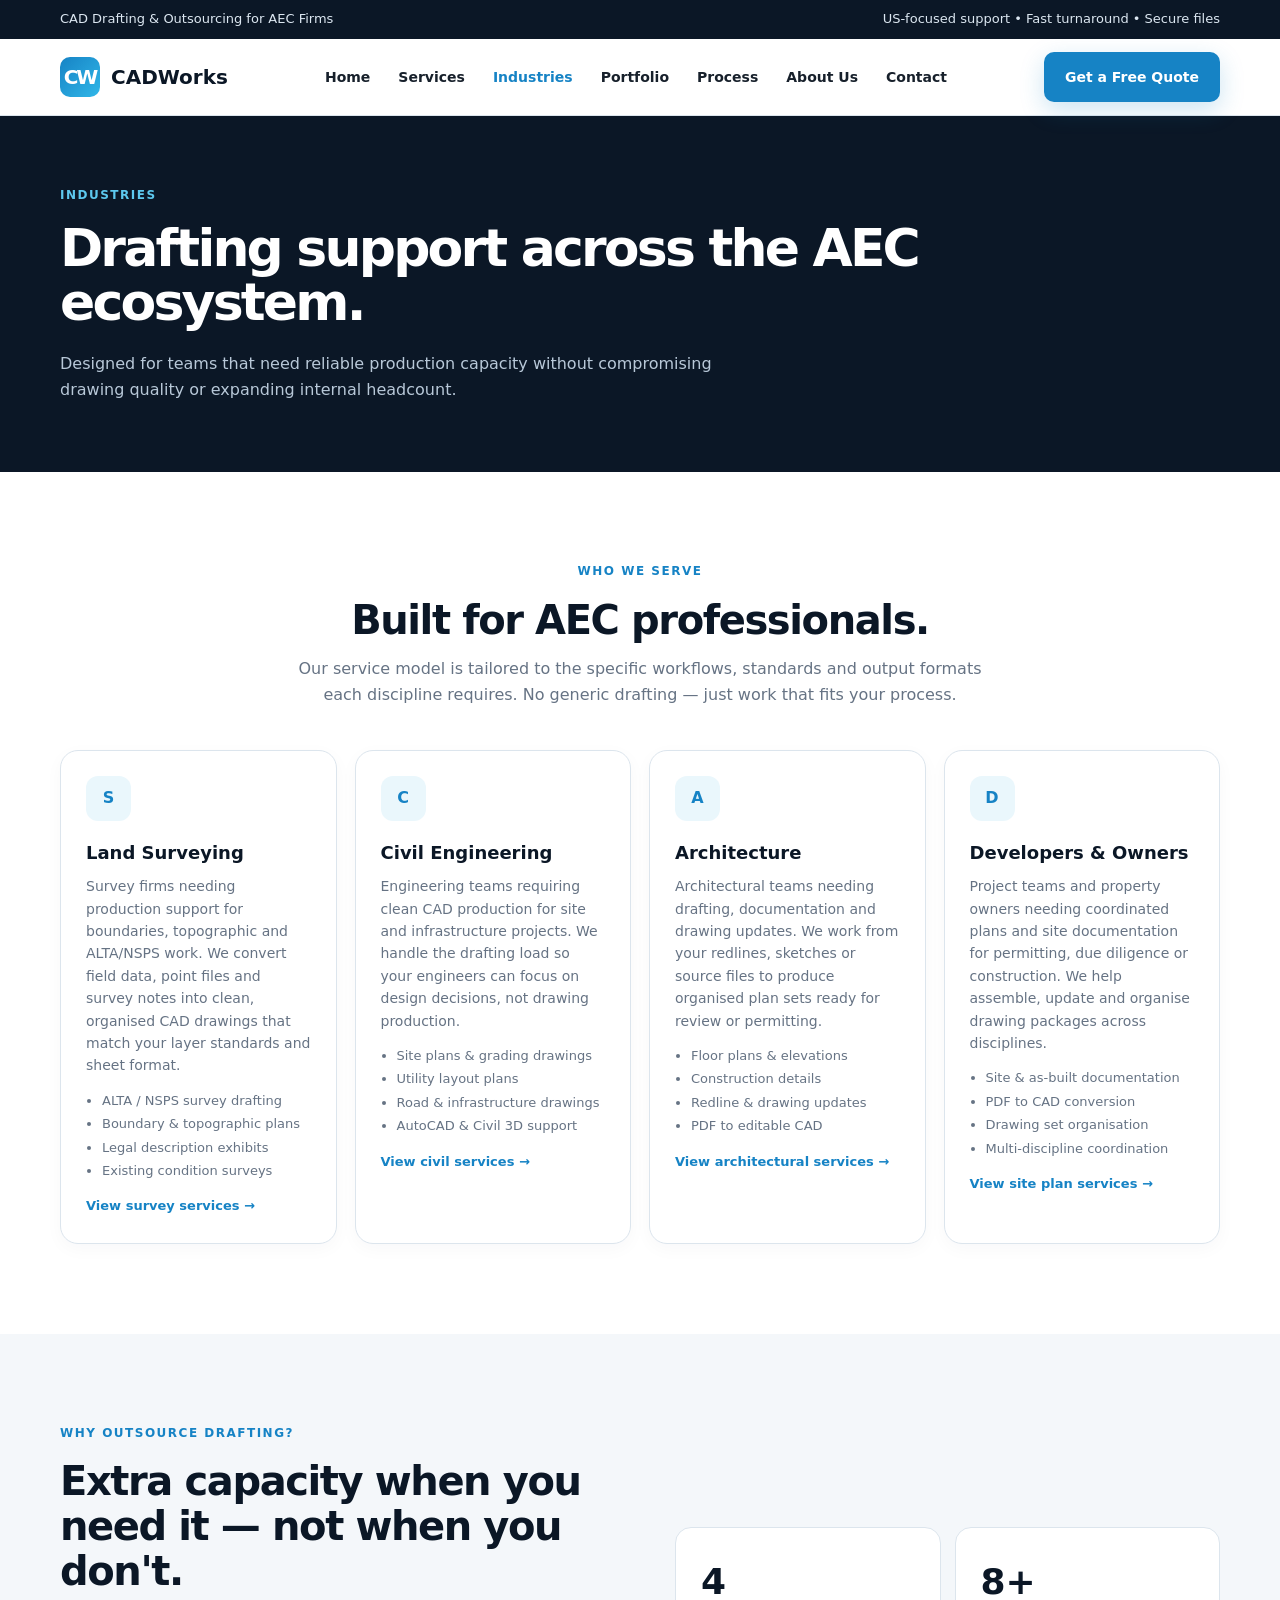
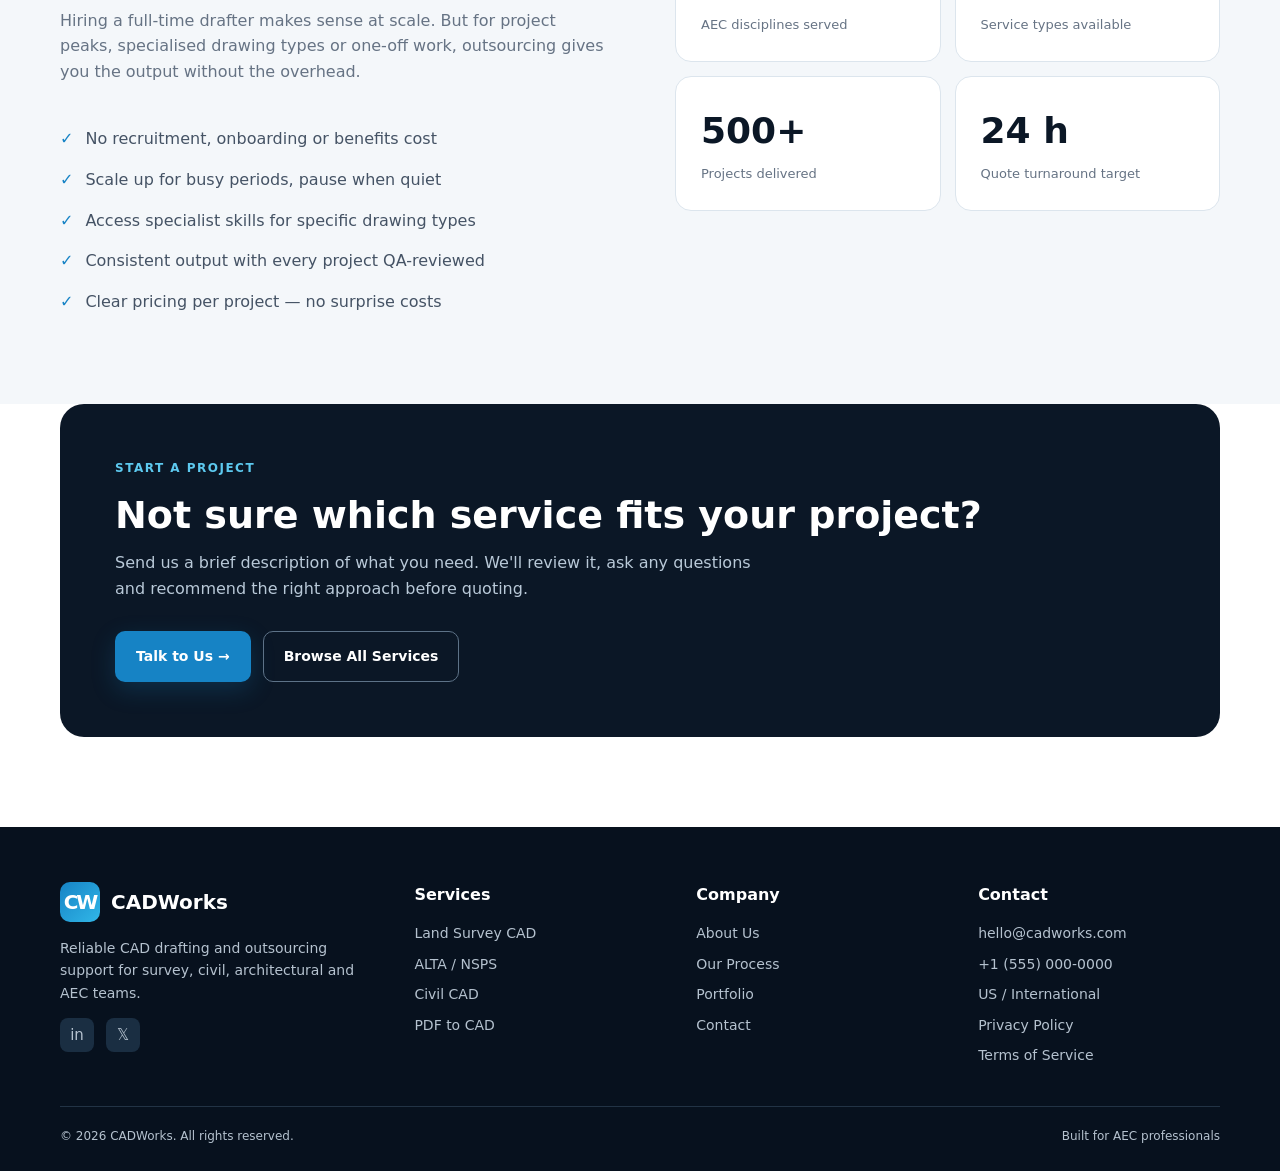
<file: industries.html>
<!doctype html>
<html lang="en"><head><meta charset="utf-8"><meta name="viewport" content="width=device-width,initial-scale=1">
<title>Industries | CADWorks – AEC Drafting for Survey, Civil, Architecture & Developers</title>
<meta name="description" content="CADWorks supports land surveyors, civil engineers, architects and property developers with reliable CAD production capacity and organised deliverables.">
<link rel="icon" href="data:image/svg+xml,<svg xmlns='http://www.w3.org/2000/svg' viewBox='0 0 40 40'><rect width='40' height='40' rx='10' fill='%231683c5'/><text x='50%' y='54%' dominant-baseline='middle' text-anchor='middle' font-family='Arial Black,sans-serif' font-size='18' font-weight='900' fill='white'>CW</text></svg>">
<link rel="stylesheet" href="styles.css"></head><body>
<div class="topbar"><div class="container"><span>CAD Drafting &amp; Outsourcing for AEC Firms</span><span>US-focused support • Fast turnaround • Secure files</span></div></div>
<header><div class="container nav"><a class="logo" href="home.html"><span class="logo-mark">CW</span>CADWorks</a><nav class="navlinks"><a href="home.html">Home</a><a href="services.html">Services</a><a href="industries.html">Industries</a><a href="portfolio.html">Portfolio</a><a href="process.html">Process</a><a href="about-us.html">About Us</a><a href="contact.html">Contact</a></nav><a class="btn btn-primary" href="contact.html">Get a Free Quote</a><button class="menu">☰</button></div></header>

<main>
<section class="page-hero"><div class="container">
  <div class="eyebrow" style="color:#5dc9ef">Industries</div>
  <h1>Drafting support across the AEC ecosystem.</h1>
  <p>Designed for teams that need reliable production capacity without compromising drawing quality or expanding internal headcount.</p>
</div></section>

<!-- Industry cards with depth -->
<section><div class="container">
  <div class="section-head center"><div class="eyebrow">Who we serve</div><h2>Built for AEC professionals.</h2>
  <p>Our service model is tailored to the specific workflows, standards and output formats each discipline requires. No generic drafting — just work that fits your process.</p></div>
  <div class="cards">

    <div class="card" id="surveying">
      <div class="icon">S</div>
      <h3>Land Surveying</h3>
      <p>Survey firms needing production support for boundaries, topographic and ALTA/NSPS work. We convert field data, point files and survey notes into clean, organised CAD drawings that match your layer standards and sheet format.</p>
      <ul style="margin:12px 0 0 16px;font-size:13px;color:#667384;line-height:1.8">
        <li>ALTA / NSPS survey drafting</li>
        <li>Boundary &amp; topographic plans</li>
        <li>Legal description exhibits</li>
        <li>Existing condition surveys</li>
      </ul>
      <a class="card-link" href="services.html#land-survey">View survey services →</a>
    </div>

    <div class="card" id="civil">
      <div class="icon">C</div>
      <h3>Civil Engineering</h3>
      <p>Engineering teams requiring clean CAD production for site and infrastructure projects. We handle the drafting load so your engineers can focus on design decisions, not drawing production.</p>
      <ul style="margin:12px 0 0 16px;font-size:13px;color:#667384;line-height:1.8">
        <li>Site plans &amp; grading drawings</li>
        <li>Utility layout plans</li>
        <li>Road &amp; infrastructure drawings</li>
        <li>AutoCAD &amp; Civil 3D support</li>
      </ul>
      <a class="card-link" href="services.html#civil-cad">View civil services →</a>
    </div>

    <div class="card" id="architecture">
      <div class="icon">A</div>
      <h3>Architecture</h3>
      <p>Architectural teams needing drafting, documentation and drawing updates. We work from your redlines, sketches or source files to produce organised plan sets ready for review or permitting.</p>
      <ul style="margin:12px 0 0 16px;font-size:13px;color:#667384;line-height:1.8">
        <li>Floor plans &amp; elevations</li>
        <li>Construction details</li>
        <li>Redline &amp; drawing updates</li>
        <li>PDF to editable CAD</li>
      </ul>
      <a class="card-link" href="services.html#architectural">View architectural services →</a>
    </div>

    <div class="card" id="developers">
      <div class="icon">D</div>
      <h3>Developers &amp; Owners</h3>
      <p>Project teams and property owners needing coordinated plans and site documentation for permitting, due diligence or construction. We help assemble, update and organise drawing packages across disciplines.</p>
      <ul style="margin:12px 0 0 16px;font-size:13px;color:#667384;line-height:1.8">
        <li>Site &amp; as-built documentation</li>
        <li>PDF to CAD conversion</li>
        <li>Drawing set organisation</li>
        <li>Multi-discipline coordination</li>
      </ul>
      <a class="card-link" href="services.html#as-built">View site plan services →</a>
    </div>

  </div>
</div></section>

<!-- Why teams outsource -->
<section class="split"><div class="container split-grid">
  <div>
    <div class="eyebrow">Why outsource drafting?</div>
    <div class="section-head"><h2>Extra capacity when you need it — not when you don't.</h2>
    <p>Hiring a full-time drafter makes sense at scale. But for project peaks, specialised drawing types or one-off work, outsourcing gives you the output without the overhead.</p></div>
    <div class="checks">
      <div class="check"><b>✓</b><span>No recruitment, onboarding or benefits cost</span></div>
      <div class="check"><b>✓</b><span>Scale up for busy periods, pause when quiet</span></div>
      <div class="check"><b>✓</b><span>Access specialist skills for specific drawing types</span></div>
      <div class="check"><b>✓</b><span>Consistent output with every project QA-reviewed</span></div>
      <div class="check"><b>✓</b><span>Clear pricing per project — no surprise costs</span></div>
    </div>
  </div>
  <div class="stats">
    <div class="stat"><strong>4</strong><span>AEC disciplines served</span></div>
    <div class="stat"><strong>8+</strong><span>Service types available</span></div>
    <div class="stat"><strong>500+</strong><span>Projects delivered</span></div>
    <div class="stat"><strong>24 h</strong><span>Quote turnaround target</span></div>
  </div>
</div></section>

<!-- CTA -->
<section style="padding-top:0"><div class="container"><div class="cta">
  <div class="eyebrow" style="color:#5dc9ef">Start a project</div>
  <h2>Not sure which service fits your project?</h2>
  <p>Send us a brief description of what you need. We'll review it, ask any questions and recommend the right approach before quoting.</p>
  <div class="actions"><a class="btn btn-primary" href="contact.html">Talk to Us →</a><a class="btn btn-outline" href="services.html">Browse All Services</a></div>
</div></div></section>
</main>

<footer><div class="container"><div class="footer-grid">
  <div>
    <a class="logo" href="home.html" style="color:#fff"><span class="logo-mark">CW</span>CADWorks</a>
    <p style="margin-top:15px;font-size:14px;max-width:330px">Reliable CAD drafting and outsourcing support for survey, civil, architectural and AEC teams.</p>
    <div class="social-links">
      <a href="https://www.linkedin.com/company/cadworks" target="_blank" rel="noopener" aria-label="CADWorks on LinkedIn">in</a>
      <a href="https://twitter.com/cadworks" target="_blank" rel="noopener" aria-label="CADWorks on X / Twitter">𝕏</a>
    </div>
  </div>
  <div><div class="footer-title">Services</div><div class="footer-links">
    <a href="services.html#land-survey">Land Survey CAD</a>
    <a href="services.html#alta-nsps">ALTA / NSPS</a>
    <a href="services.html#civil-cad">Civil CAD</a>
    <a href="services.html#pdf-to-cad">PDF to CAD</a>
  </div></div>
  <div><div class="footer-title">Company</div><div class="footer-links">
    <a href="about-us.html">About Us</a>
    <a href="process.html">Our Process</a>
    <a href="portfolio.html">Portfolio</a>
    <a href="contact.html">Contact</a>
  </div></div>
  <div><div class="footer-title">Contact</div><div class="footer-links">
    <a href="mailto:hello@cadworks.com">hello@cadworks.com</a>
    <a href="tel:+15550000000">+1 (555) 000-0000</a>
    <span>US / International</span>
    <a href="privacy.html">Privacy Policy</a>
    <a href="terms.html">Terms of Service</a>
  </div></div>
</div>
<div class="copyright"><span>© 2026 CADWorks. All rights reserved.</span><span>Built for AEC professionals</span></div>
</div></footer>
<script src="script.js"></script></body></html>
</file>
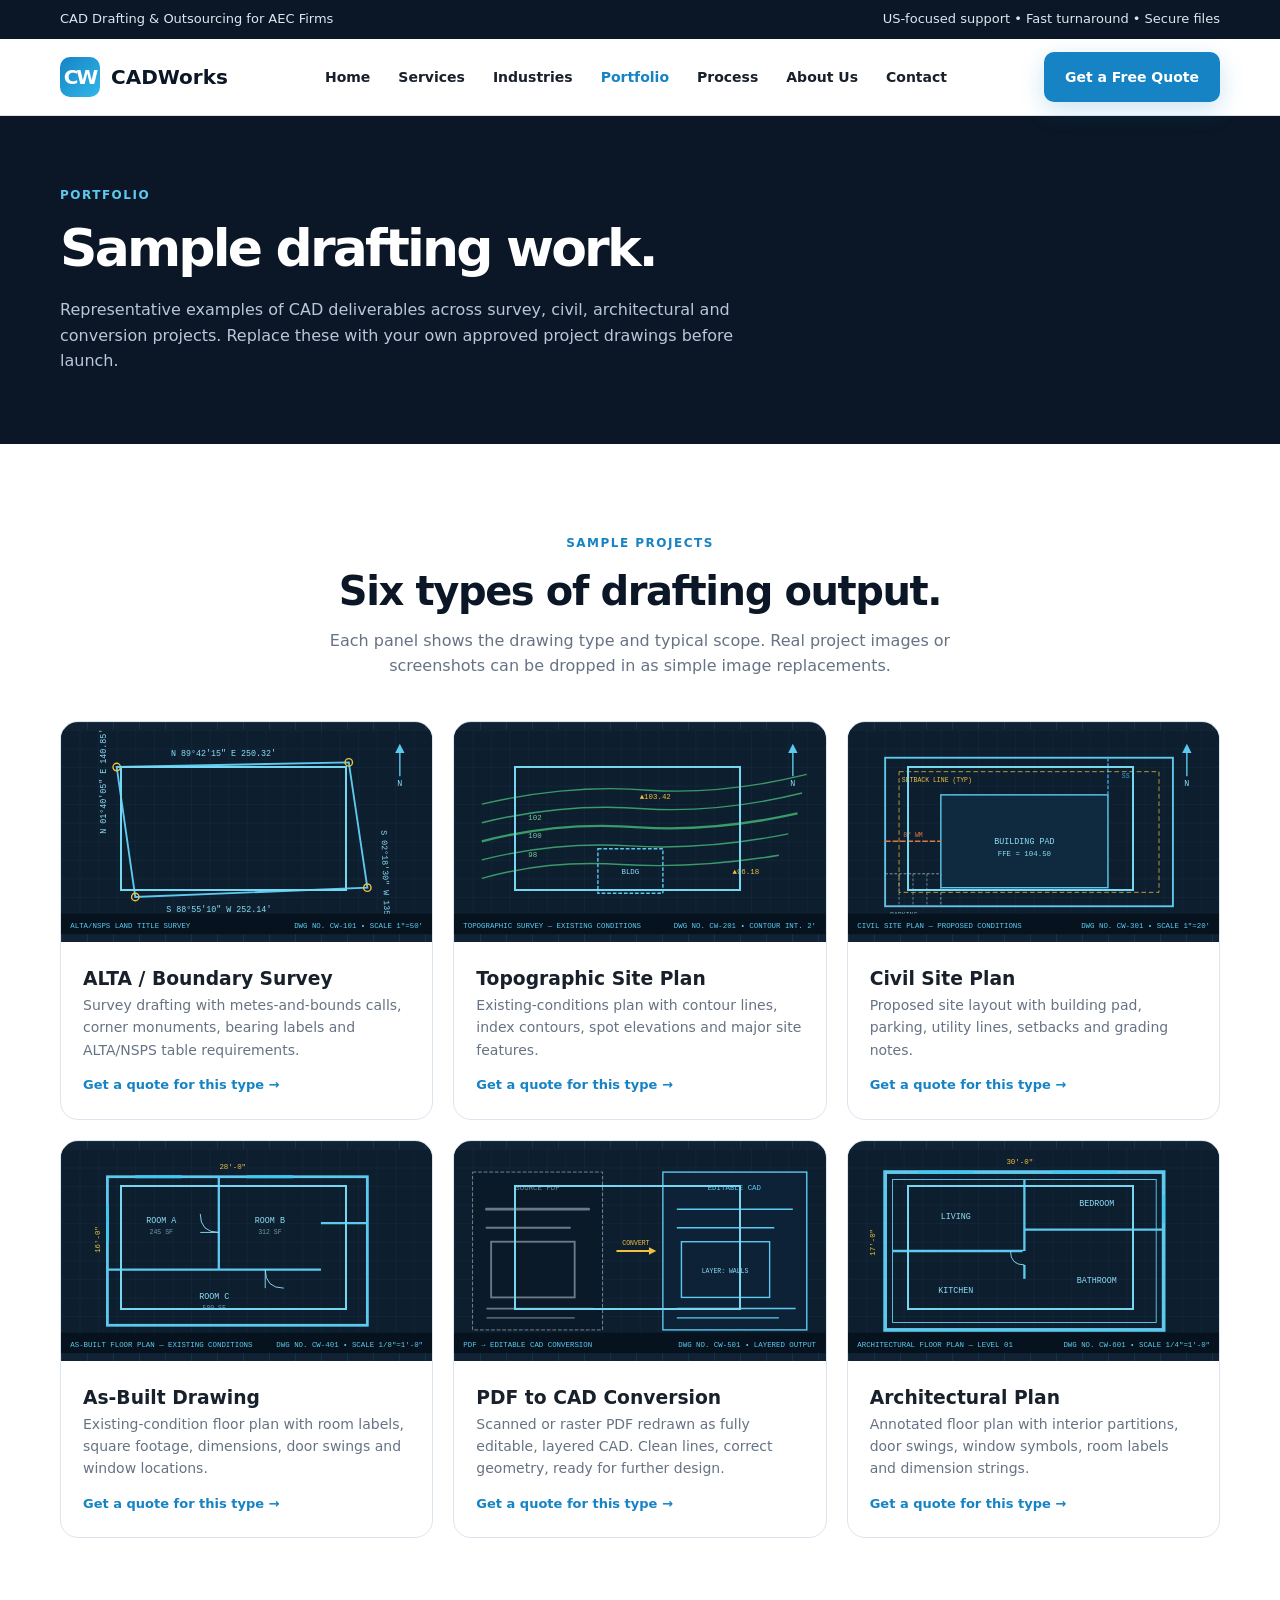
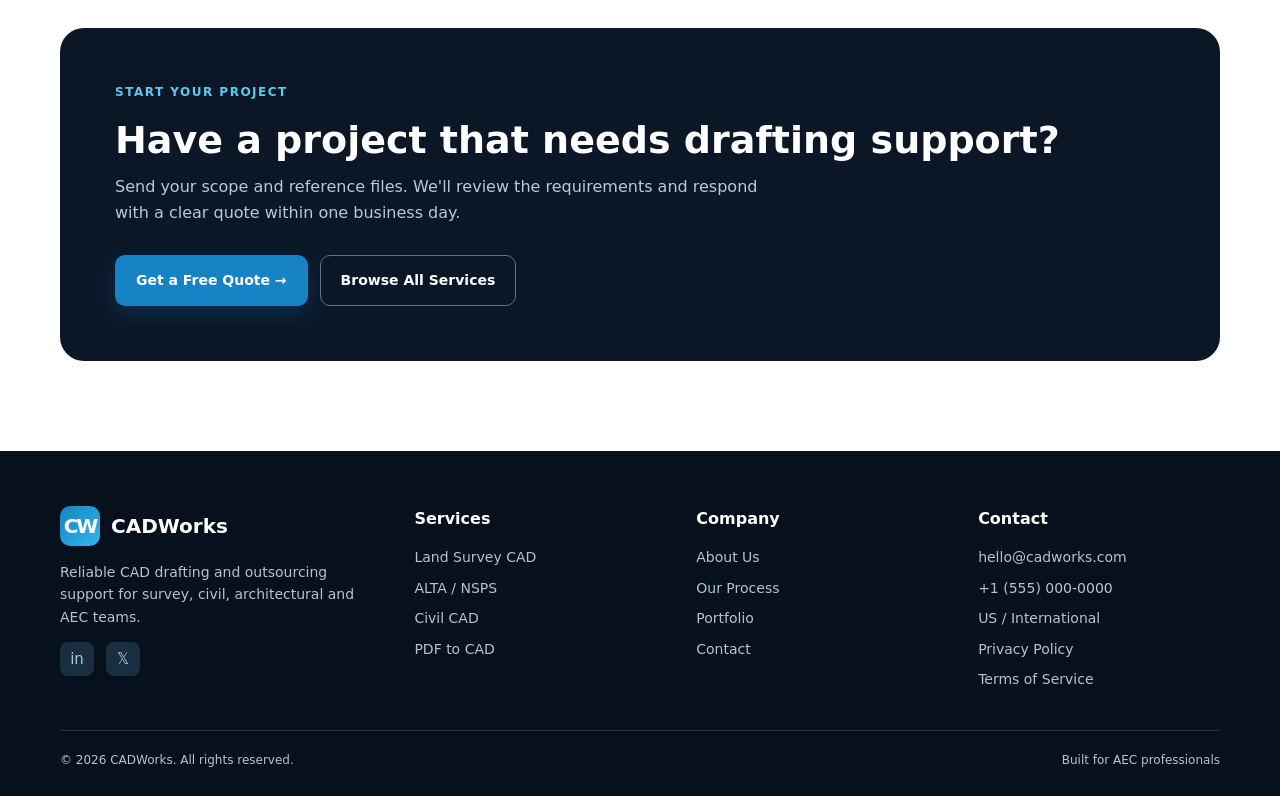
<file: portfolio.html>
<!doctype html>
<html lang="en"><head><meta charset="utf-8"><meta name="viewport" content="width=device-width,initial-scale=1">
<title>Portfolio | CADWorks – Sample CAD Drafting Work</title>
<meta name="description" content="Browse sample CAD drafting work from CADWorks including ALTA/NSPS surveys, topographic site plans, civil drawings, as-builts, PDF to CAD conversions and architectural plans.">
<link rel="icon" href="data:image/svg+xml,<svg xmlns='http://www.w3.org/2000/svg' viewBox='0 0 40 40'><rect width='40' height='40' rx='10' fill='%231683c5'/><text x='50%' y='54%' dominant-baseline='middle' text-anchor='middle' font-family='Arial Black,sans-serif' font-size='18' font-weight='900' fill='white'>CW</text></svg>">
<link rel="stylesheet" href="styles.css"></head><body>
<div class="topbar"><div class="container"><span>CAD Drafting &amp; Outsourcing for AEC Firms</span><span>US-focused support • Fast turnaround • Secure files</span></div></div>
<header><div class="container nav"><a class="logo" href="home.html"><span class="logo-mark">CW</span>CADWorks</a><nav class="navlinks"><a href="home.html">Home</a><a href="services.html">Services</a><a href="industries.html">Industries</a><a href="portfolio.html">Portfolio</a><a href="process.html">Process</a><a href="about-us.html">About Us</a><a href="contact.html">Contact</a></nav><a class="btn btn-primary" href="contact.html">Get a Free Quote</a><button class="menu">☰</button></div></header>

<main>
<section class="page-hero"><div class="container">
  <div class="eyebrow" style="color:#5dc9ef">Portfolio</div>
  <h1>Sample drafting work.</h1>
  <p>Representative examples of CAD deliverables across survey, civil, architectural and conversion projects. Replace these with your own approved project drawings before launch.</p>
</div></section>

<section><div class="container">
  <div class="section-head center"><div class="eyebrow">Sample projects</div><h2>Six types of drafting output.</h2>
  <p>Each panel shows the drawing type and typical scope. Real project images or screenshots can be dropped in as simple image replacements.</p></div>
  <div class="portfolio-grid">

    <!-- 1 ALTA / Boundary Survey -->
    <div class="project">
      <div class="project-visual" aria-label="ALTA / Boundary Survey drawing sample">
        <svg viewBox="0 0 400 220" xmlns="http://www.w3.org/2000/svg" role="img" aria-hidden="true">
          <rect width="400" height="220" fill="#0d1e2e"/>
          <!-- grid -->
          <defs><pattern id="g1" width="20" height="20" patternUnits="userSpaceOnUse"><path d="M20 0H0V20" fill="none" stroke="#1c3a52" stroke-width="0.5"/></pattern></defs>
          <rect width="400" height="220" fill="url(#g1)"/>
          <!-- parcel boundary -->
          <polygon points="60,40 310,35 330,170 80,180" fill="none" stroke="#5dc9ef" stroke-width="2"/>
          <!-- boundary labels -->
          <text x="175" y="28" fill="#8ddcf6" font-family="monospace" font-size="9" text-anchor="middle">N 89°42'15" E  250.32'</text>
          <text x="345" y="108" fill="#8ddcf6" font-family="monospace" font-size="9" transform="rotate(88,345,108)">S 02°18'30" W  135.60'</text>
          <text x="170" y="196" fill="#8ddcf6" font-family="monospace" font-size="9" text-anchor="middle">S 88°55'10" W  252.14'</text>
          <text x="48" y="112" fill="#8ddcf6" font-family="monospace" font-size="9" transform="rotate(-90,48,112)">N 01°40'05" E  140.85'</text>
          <!-- corner monuments -->
          <circle cx="60" cy="40" r="4" fill="none" stroke="#f0c040" stroke-width="1.5"/>
          <circle cx="310" cy="35" r="4" fill="none" stroke="#f0c040" stroke-width="1.5"/>
          <circle cx="330" cy="170" r="4" fill="none" stroke="#f0c040" stroke-width="1.5"/>
          <circle cx="80" cy="180" r="4" fill="none" stroke="#f0c040" stroke-width="1.5"/>
          <!-- north arrow -->
          <line x1="365" y1="50" x2="365" y2="20" stroke="#5dc9ef" stroke-width="1.5"/>
          <polygon points="365,15 360,25 370,25" fill="#5dc9ef"/>
          <text x="365" y="60" fill="#8ddcf6" font-family="monospace" font-size="9" text-anchor="middle">N</text>
          <!-- title block -->
          <rect x="0" y="198" width="400" height="22" fill="#06131e"/>
          <text x="10" y="213" fill="#5dc9ef" font-family="monospace" font-size="8">ALTA/NSPS LAND TITLE SURVEY</text>
          <text x="390" y="213" fill="#5dc9ef" font-family="monospace" font-size="8" text-anchor="end">DWG NO. CW-101 • SCALE 1"=50'</text>
        </svg>
      </div>
      <div class="project-info"><h3>ALTA / Boundary Survey</h3><p>Survey drafting with metes-and-bounds calls, corner monuments, bearing labels and ALTA/NSPS table requirements.</p><a class="card-link" href="contact.html?service=ALTA+NSPS">Get a quote for this type →</a></div>
    </div>

    <!-- 2 Topographic Site Plan -->
    <div class="project">
      <div class="project-visual" aria-label="Topographic site plan drawing sample">
        <svg viewBox="0 0 400 220" xmlns="http://www.w3.org/2000/svg" role="img" aria-hidden="true">
          <rect width="400" height="220" fill="#0d1e2e"/>
          <defs><pattern id="g2" width="20" height="20" patternUnits="userSpaceOnUse"><path d="M20 0H0V20" fill="none" stroke="#1c3a52" stroke-width="0.5"/></pattern></defs>
          <rect width="400" height="220" fill="url(#g2)"/>
          <!-- contour lines -->
          <path d="M30,160 Q100,140 180,145 Q260,150 350,135" fill="none" stroke="#3a9a6a" stroke-width="1.5" stroke-dasharray="none"/>
          <path d="M30,140 Q110,120 190,125 Q270,130 360,112" fill="none" stroke="#3a9a6a" stroke-width="1.5"/>
          <path d="M30,120 Q115,98 200,105 Q280,110 370,90" fill="none" stroke="#3a9a6a" stroke-width="2.5"/><!-- index -->
          <path d="M30,100 Q120,78 205,85 Q285,90 375,68" fill="none" stroke="#3a9a6a" stroke-width="1.5"/>
          <path d="M30,80 Q125,58 210,65 Q290,70 380,48" fill="none" stroke="#3a9a6a" stroke-width="1.5"/>
          <!-- contour labels -->
          <text x="80" y="117" fill="#7bcca0" font-family="monospace" font-size="8">100</text>
          <text x="80" y="137" fill="#7bcca0" font-family="monospace" font-size="8">98</text>
          <text x="80" y="97" fill="#7bcca0" font-family="monospace" font-size="8">102</text>
          <!-- spot elevations -->
          <text x="200" y="75" fill="#f0c040" font-family="monospace" font-size="8">▲103.42</text>
          <text x="300" y="155" fill="#f0c040" font-family="monospace" font-size="8">▲96.18</text>
          <!-- feature: building outline -->
          <rect x="155" y="128" width="70" height="48" fill="none" stroke="#5dc9ef" stroke-width="1.5" stroke-dasharray="4,2"/>
          <text x="190" y="155" fill="#8ddcf6" font-family="monospace" font-size="8" text-anchor="middle">BLDG</text>
          <!-- north arrow -->
          <line x1="365" y1="50" x2="365" y2="20" stroke="#5dc9ef" stroke-width="1.5"/>
          <polygon points="365,15 360,25 370,25" fill="#5dc9ef"/>
          <text x="365" y="60" fill="#8ddcf6" font-family="monospace" font-size="9" text-anchor="middle">N</text>
          <!-- title block -->
          <rect x="0" y="198" width="400" height="22" fill="#06131e"/>
          <text x="10" y="213" fill="#5dc9ef" font-family="monospace" font-size="8">TOPOGRAPHIC SURVEY — EXISTING CONDITIONS</text>
          <text x="390" y="213" fill="#5dc9ef" font-family="monospace" font-size="8" text-anchor="end">DWG NO. CW-201 • CONTOUR INT. 2'</text>
        </svg>
      </div>
      <div class="project-info"><h3>Topographic Site Plan</h3><p>Existing-conditions plan with contour lines, index contours, spot elevations and major site features.</p><a class="card-link" href="contact.html?service=Topographic+Boundary">Get a quote for this type →</a></div>
    </div>

    <!-- 3 Civil Site Plan -->
    <div class="project">
      <div class="project-visual" aria-label="Civil site plan drawing sample">
        <svg viewBox="0 0 400 220" xmlns="http://www.w3.org/2000/svg" role="img" aria-hidden="true">
          <rect width="400" height="220" fill="#0d1e2e"/>
          <defs><pattern id="g3" width="20" height="20" patternUnits="userSpaceOnUse"><path d="M20 0H0V20" fill="none" stroke="#1c3a52" stroke-width="0.5"/></pattern></defs>
          <rect width="400" height="220" fill="url(#g3)"/>
          <!-- site boundary -->
          <rect x="40" y="30" width="310" height="160" fill="none" stroke="#5dc9ef" stroke-width="2"/>
          <!-- building pad -->
          <rect x="100" y="70" width="180" height="100" fill="#0f2a3e" stroke="#5dc9ef" stroke-width="1.5"/>
          <text x="190" y="123" fill="#8ddcf6" font-family="monospace" font-size="9" text-anchor="middle">BUILDING PAD</text>
          <text x="190" y="136" fill="#8ddcf6" font-family="monospace" font-size="8" text-anchor="middle">FFE = 104.50</text>
          <!-- parking lot -->
          <rect x="40" y="155" width="60" height="35" fill="none" stroke="#7ba8c0" stroke-width="1" stroke-dasharray="3,2"/>
          <line x1="55" y1="155" x2="55" y2="190" stroke="#7ba8c0" stroke-width="0.8" stroke-dasharray="3,2"/>
          <line x1="70" y1="155" x2="70" y2="190" stroke="#7ba8c0" stroke-width="0.8" stroke-dasharray="3,2"/>
          <line x1="85" y1="155" x2="85" y2="190" stroke="#7ba8c0" stroke-width="0.8" stroke-dasharray="3,2"/>
          <text x="60" y="202" fill="#7ba8c0" font-family="monospace" font-size="7" text-anchor="middle">PARKING</text>
          <!-- utilities -->
          <line x1="40" y1="120" x2="100" y2="120" stroke="#e07840" stroke-width="1.5" stroke-dasharray="6,2"/>
          <text x="70" y="115" fill="#e07840" font-family="monospace" font-size="7" text-anchor="middle">8" WM</text>
          <line x1="280" y1="70" x2="280" y2="30" stroke="#40a0e0" stroke-width="1.5" stroke-dasharray="4,2"/>
          <text x="295" y="52" fill="#40a0e0" font-family="monospace" font-size="7">SS</text>
          <!-- setback lines -->
          <rect x="55" y="45" width="280" height="130" fill="none" stroke="#f0c040" stroke-width="0.8" stroke-dasharray="5,3"/>
          <text x="58" y="56" fill="#f0c040" font-family="monospace" font-size="7">SETBACK LINE (TYP)</text>
          <!-- north arrow -->
          <line x1="365" y1="50" x2="365" y2="20" stroke="#5dc9ef" stroke-width="1.5"/>
          <polygon points="365,15 360,25 370,25" fill="#5dc9ef"/>
          <text x="365" y="60" fill="#8ddcf6" font-family="monospace" font-size="9" text-anchor="middle">N</text>
          <!-- title block -->
          <rect x="0" y="198" width="400" height="22" fill="#06131e"/>
          <text x="10" y="213" fill="#5dc9ef" font-family="monospace" font-size="8">CIVIL SITE PLAN — PROPOSED CONDITIONS</text>
          <text x="390" y="213" fill="#5dc9ef" font-family="monospace" font-size="8" text-anchor="end">DWG NO. CW-301 • SCALE 1"=20'</text>
        </svg>
      </div>
      <div class="project-info"><h3>Civil Site Plan</h3><p>Proposed site layout with building pad, parking, utility lines, setbacks and grading notes.</p><a class="card-link" href="contact.html?service=Civil+CAD">Get a quote for this type →</a></div>
    </div>

    <!-- 4 As-Built Drawing -->
    <div class="project">
      <div class="project-visual" aria-label="As-built floor plan drawing sample">
        <svg viewBox="0 0 400 220" xmlns="http://www.w3.org/2000/svg" role="img" aria-hidden="true">
          <rect width="400" height="220" fill="#0d1e2e"/>
          <defs><pattern id="g4" width="20" height="20" patternUnits="userSpaceOnUse"><path d="M20 0H0V20" fill="none" stroke="#1c3a52" stroke-width="0.5"/></pattern></defs>
          <rect width="400" height="220" fill="url(#g4)"/>
          <!-- exterior walls -->
          <rect x="50" y="30" width="280" height="160" fill="none" stroke="#5dc9ef" stroke-width="3"/>
          <!-- interior walls -->
          <line x1="170" y1="30" x2="170" y2="130" stroke="#5dc9ef" stroke-width="2.5"/>
          <line x1="50" y1="130" x2="280" y2="130" stroke="#5dc9ef" stroke-width="2.5"/>
          <line x1="280" y1="80" x2="330" y2="80" stroke="#5dc9ef" stroke-width="2.5"/>
          <!-- door swings -->
          <path d="M170,90 Q150,90 150,70" fill="none" stroke="#8ddcf6" stroke-width="1"/>
          <line x1="170" y1="90" x2="150" y2="90" stroke="#8ddcf6" stroke-width="1"/>
          <path d="M220,130 Q220,150 240,150" fill="none" stroke="#8ddcf6" stroke-width="1"/>
          <line x1="220" y1="130" x2="220" y2="150" stroke="#8ddcf6" stroke-width="1"/>
          <!-- windows -->
          <line x1="80" y1="30" x2="130" y2="30" stroke="#40c8f0" stroke-width="3"/>
          <line x1="200" y1="30" x2="250" y2="30" stroke="#40c8f0" stroke-width="3"/>
          <line x1="50" y1="60" x2="50" y2="100" stroke="#40c8f0" stroke-width="3"/>
          <!-- room labels -->
          <text x="108" y="80" fill="#8ddcf6" font-family="monospace" font-size="9" text-anchor="middle">ROOM A</text>
          <text x="108" y="92" fill="#6a9ab0" font-family="monospace" font-size="7" text-anchor="middle">245 SF</text>
          <text x="225" y="80" fill="#8ddcf6" font-family="monospace" font-size="9" text-anchor="middle">ROOM B</text>
          <text x="225" y="92" fill="#6a9ab0" font-family="monospace" font-size="7" text-anchor="middle">312 SF</text>
          <text x="165" y="162" fill="#8ddcf6" font-family="monospace" font-size="9" text-anchor="middle">ROOM C</text>
          <text x="165" y="174" fill="#6a9ab0" font-family="monospace" font-size="7" text-anchor="middle">580 SF</text>
          <!-- dimensions -->
          <text x="185" y="22" fill="#f0c040" font-family="monospace" font-size="8" text-anchor="middle">28'-0"</text>
          <text x="42" y="112" fill="#f0c040" font-family="monospace" font-size="8" transform="rotate(-90,42,112)">16'-0"</text>
          <!-- title block -->
          <rect x="0" y="198" width="400" height="22" fill="#06131e"/>
          <text x="10" y="213" fill="#5dc9ef" font-family="monospace" font-size="8">AS-BUILT FLOOR PLAN — EXISTING CONDITIONS</text>
          <text x="390" y="213" fill="#5dc9ef" font-family="monospace" font-size="8" text-anchor="end">DWG NO. CW-401 • SCALE 1/8"=1'-0"</text>
        </svg>
      </div>
      <div class="project-info"><h3>As-Built Drawing</h3><p>Existing-condition floor plan with room labels, square footage, dimensions, door swings and window locations.</p><a class="card-link" href="contact.html?service=As-Built">Get a quote for this type →</a></div>
    </div>

    <!-- 5 PDF to CAD -->
    <div class="project">
      <div class="project-visual" aria-label="PDF to CAD conversion drawing sample">
        <svg viewBox="0 0 400 220" xmlns="http://www.w3.org/2000/svg" role="img" aria-hidden="true">
          <rect width="400" height="220" fill="#0d1e2e"/>
          <defs><pattern id="g5" width="20" height="20" patternUnits="userSpaceOnUse"><path d="M20 0H0V20" fill="none" stroke="#1c3a52" stroke-width="0.5"/></pattern></defs>
          <rect width="400" height="220" fill="url(#g5)"/>
          <!-- PDF side (left) -->
          <rect x="20" y="25" width="140" height="170" fill="#0a1a28" stroke="#7a8a9a" stroke-width="1" stroke-dasharray="4,2"/>
          <text x="90" y="44" fill="#7a8a9a" font-family="monospace" font-size="8" text-anchor="middle">SOURCE PDF</text>
          <!-- raster-style lines (blurry/rough) -->
          <line x1="35" y1="65" x2="145" y2="65" stroke="#6a7a8a" stroke-width="3" stroke-linecap="round"/>
          <line x1="35" y1="85" x2="125" y2="85" stroke="#6a7a8a" stroke-width="2" stroke-linecap="round"/>
          <rect x="40" y="100" width="90" height="60" fill="none" stroke="#6a7a8a" stroke-width="2"/>
          <line x1="35" y1="172" x2="150" y2="172" stroke="#6a7a8a" stroke-width="2"/>
          <line x1="35" y1="182" x2="130" y2="182" stroke="#6a7a8a" stroke-width="1.5"/>
          <!-- arrow -->
          <line x1="175" y1="110" x2="215" y2="110" stroke="#f0c040" stroke-width="2"/>
          <polygon points="218,110 210,106 210,114" fill="#f0c040"/>
          <text x="196" y="104" fill="#f0c040" font-family="monospace" font-size="7" text-anchor="middle">CONVERT</text>
          <!-- CAD side (right) -->
          <rect x="225" y="25" width="155" height="170" fill="#0d2236" stroke="#5dc9ef" stroke-width="1.5"/>
          <text x="302" y="44" fill="#5dc9ef" font-family="monospace" font-size="8" text-anchor="middle">EDITABLE CAD</text>
          <!-- clean CAD lines -->
          <line x1="240" y1="65" x2="365" y2="65" stroke="#5dc9ef" stroke-width="1.5"/>
          <line x1="240" y1="85" x2="345" y2="85" stroke="#5dc9ef" stroke-width="1.5"/>
          <rect x="245" y="100" width="95" height="60" fill="none" stroke="#5dc9ef" stroke-width="1.5"/>
          <text x="292" y="134" fill="#8ddcf6" font-family="monospace" font-size="7" text-anchor="middle">LAYER: WALLS</text>
          <line x1="240" y1="172" x2="368" y2="172" stroke="#5dc9ef" stroke-width="1.5"/>
          <line x1="240" y1="182" x2="350" y2="182" stroke="#5dc9ef" stroke-width="1.5"/>
          <!-- title block -->
          <rect x="0" y="198" width="400" height="22" fill="#06131e"/>
          <text x="10" y="213" fill="#5dc9ef" font-family="monospace" font-size="8">PDF → EDITABLE CAD CONVERSION</text>
          <text x="390" y="213" fill="#5dc9ef" font-family="monospace" font-size="8" text-anchor="end">DWG NO. CW-501 • LAYERED OUTPUT</text>
        </svg>
      </div>
      <div class="project-info"><h3>PDF to CAD Conversion</h3><p>Scanned or raster PDF redrawn as fully editable, layered CAD. Clean lines, correct geometry, ready for further design.</p><a class="card-link" href="contact.html?service=PDF+to+CAD">Get a quote for this type →</a></div>
    </div>

    <!-- 6 Architectural Plan -->
    <div class="project">
      <div class="project-visual" aria-label="Architectural floor plan drawing sample">
        <svg viewBox="0 0 400 220" xmlns="http://www.w3.org/2000/svg" role="img" aria-hidden="true">
          <rect width="400" height="220" fill="#0d1e2e"/>
          <defs><pattern id="g6" width="20" height="20" patternUnits="userSpaceOnUse"><path d="M20 0H0V20" fill="none" stroke="#1c3a52" stroke-width="0.5"/></pattern></defs>
          <rect width="400" height="220" fill="url(#g6)"/>
          <!-- outer wall (thick) -->
          <rect x="40" y="25" width="300" height="170" fill="none" stroke="#5dc9ef" stroke-width="4"/>
          <!-- inner wall lines (offset) -->
          <rect x="48" y="33" width="284" height="154" fill="none" stroke="#5dc9ef" stroke-width="1"/>
          <!-- interior partitions -->
          <line x1="190" y1="33" x2="190" y2="140" stroke="#5dc9ef" stroke-width="2.5"/>
          <line x1="48" y1="110" x2="190" y2="110" stroke="#5dc9ef" stroke-width="2.5"/>
          <line x1="190" y1="87" x2="340" y2="87" stroke="#5dc9ef" stroke-width="2.5"/>
          <!-- door openings -->
          <line x1="190" y1="110" x2="190" y2="125" stroke="#0d1e2e" stroke-width="4"/><!-- door gap -->
          <path d="M190,125 Q175,125 175,110" fill="none" stroke="#8ddcf6" stroke-width="1"/>
          <!-- room labels -->
          <text x="116" y="75" fill="#8ddcf6" font-family="monospace" font-size="9" text-anchor="middle">LIVING</text>
          <text x="116" y="155" fill="#8ddcf6" font-family="monospace" font-size="9" text-anchor="middle">KITCHEN</text>
          <text x="268" y="62" fill="#8ddcf6" font-family="monospace" font-size="9" text-anchor="middle">BEDROOM</text>
          <text x="268" y="145" fill="#8ddcf6" font-family="monospace" font-size="9" text-anchor="middle">BATHROOM</text>
          <!-- windows -->
          <line x1="75" y1="25" x2="135" y2="25" stroke="#40c8f0" stroke-width="3"/>
          <line x1="220" y1="25" x2="290" y2="25" stroke="#40c8f0" stroke-width="3"/>
          <line x1="340" y1="50" x2="340" y2="80" stroke="#40c8f0" stroke-width="3"/>
          <!-- dimensions grid ref -->
          <text x="185" y="16" fill="#f0c040" font-family="monospace" font-size="8" text-anchor="middle">30'-0"</text>
          <text x="29" y="115" fill="#f0c040" font-family="monospace" font-size="8" transform="rotate(-90,29,115)">17'-0"</text>
          <!-- title block -->
          <rect x="0" y="198" width="400" height="22" fill="#06131e"/>
          <text x="10" y="213" fill="#5dc9ef" font-family="monospace" font-size="8">ARCHITECTURAL FLOOR PLAN — LEVEL 01</text>
          <text x="390" y="213" fill="#5dc9ef" font-family="monospace" font-size="8" text-anchor="end">DWG NO. CW-601 • SCALE 1/4"=1'-0"</text>
        </svg>
      </div>
      <div class="project-info"><h3>Architectural Plan</h3><p>Annotated floor plan with interior partitions, door swings, window symbols, room labels and dimension strings.</p><a class="card-link" href="contact.html?service=Architectural+CAD">Get a quote for this type →</a></div>
    </div>

  </div>
</div></section>

<section style="padding-top:0"><div class="container"><div class="cta">
  <div class="eyebrow" style="color:#5dc9ef">Start your project</div>
  <h2>Have a project that needs drafting support?</h2>
  <p>Send your scope and reference files. We'll review the requirements and respond with a clear quote within one business day.</p>
  <div class="actions"><a class="btn btn-primary" href="contact.html">Get a Free Quote →</a><a class="btn btn-outline" href="services.html">Browse All Services</a></div>
</div></div></section>
</main>

<footer><div class="container"><div class="footer-grid">
  <div>
    <a class="logo" href="home.html" style="color:#fff"><span class="logo-mark">CW</span>CADWorks</a>
    <p style="margin-top:15px;font-size:14px;max-width:330px">Reliable CAD drafting and outsourcing support for survey, civil, architectural and AEC teams.</p>
    <div class="social-links">
      <a href="https://www.linkedin.com/company/cadworks" target="_blank" rel="noopener" aria-label="CADWorks on LinkedIn">in</a>
      <a href="https://twitter.com/cadworks" target="_blank" rel="noopener" aria-label="CADWorks on X / Twitter">𝕏</a>
    </div>
  </div>
  <div><div class="footer-title">Services</div><div class="footer-links">
    <a href="services.html#land-survey">Land Survey CAD</a>
    <a href="services.html#alta-nsps">ALTA / NSPS</a>
    <a href="services.html#civil-cad">Civil CAD</a>
    <a href="services.html#pdf-to-cad">PDF to CAD</a>
  </div></div>
  <div><div class="footer-title">Company</div><div class="footer-links">
    <a href="about-us.html">About Us</a>
    <a href="process.html">Our Process</a>
    <a href="portfolio.html">Portfolio</a>
    <a href="contact.html">Contact</a>
  </div></div>
  <div><div class="footer-title">Contact</div><div class="footer-links">
    <a href="mailto:hello@cadworks.com">hello@cadworks.com</a>
    <a href="tel:+15550000000">+1 (555) 000-0000</a>
    <span>US / International</span>
    <a href="privacy.html">Privacy Policy</a>
    <a href="terms.html">Terms of Service</a>
  </div></div>
</div>
<div class="copyright"><span>© 2026 CADWorks. All rights reserved.</span><span>Built for AEC professionals</span></div>
</div></footer>
<script src="script.js"></script></body></html>
</file>
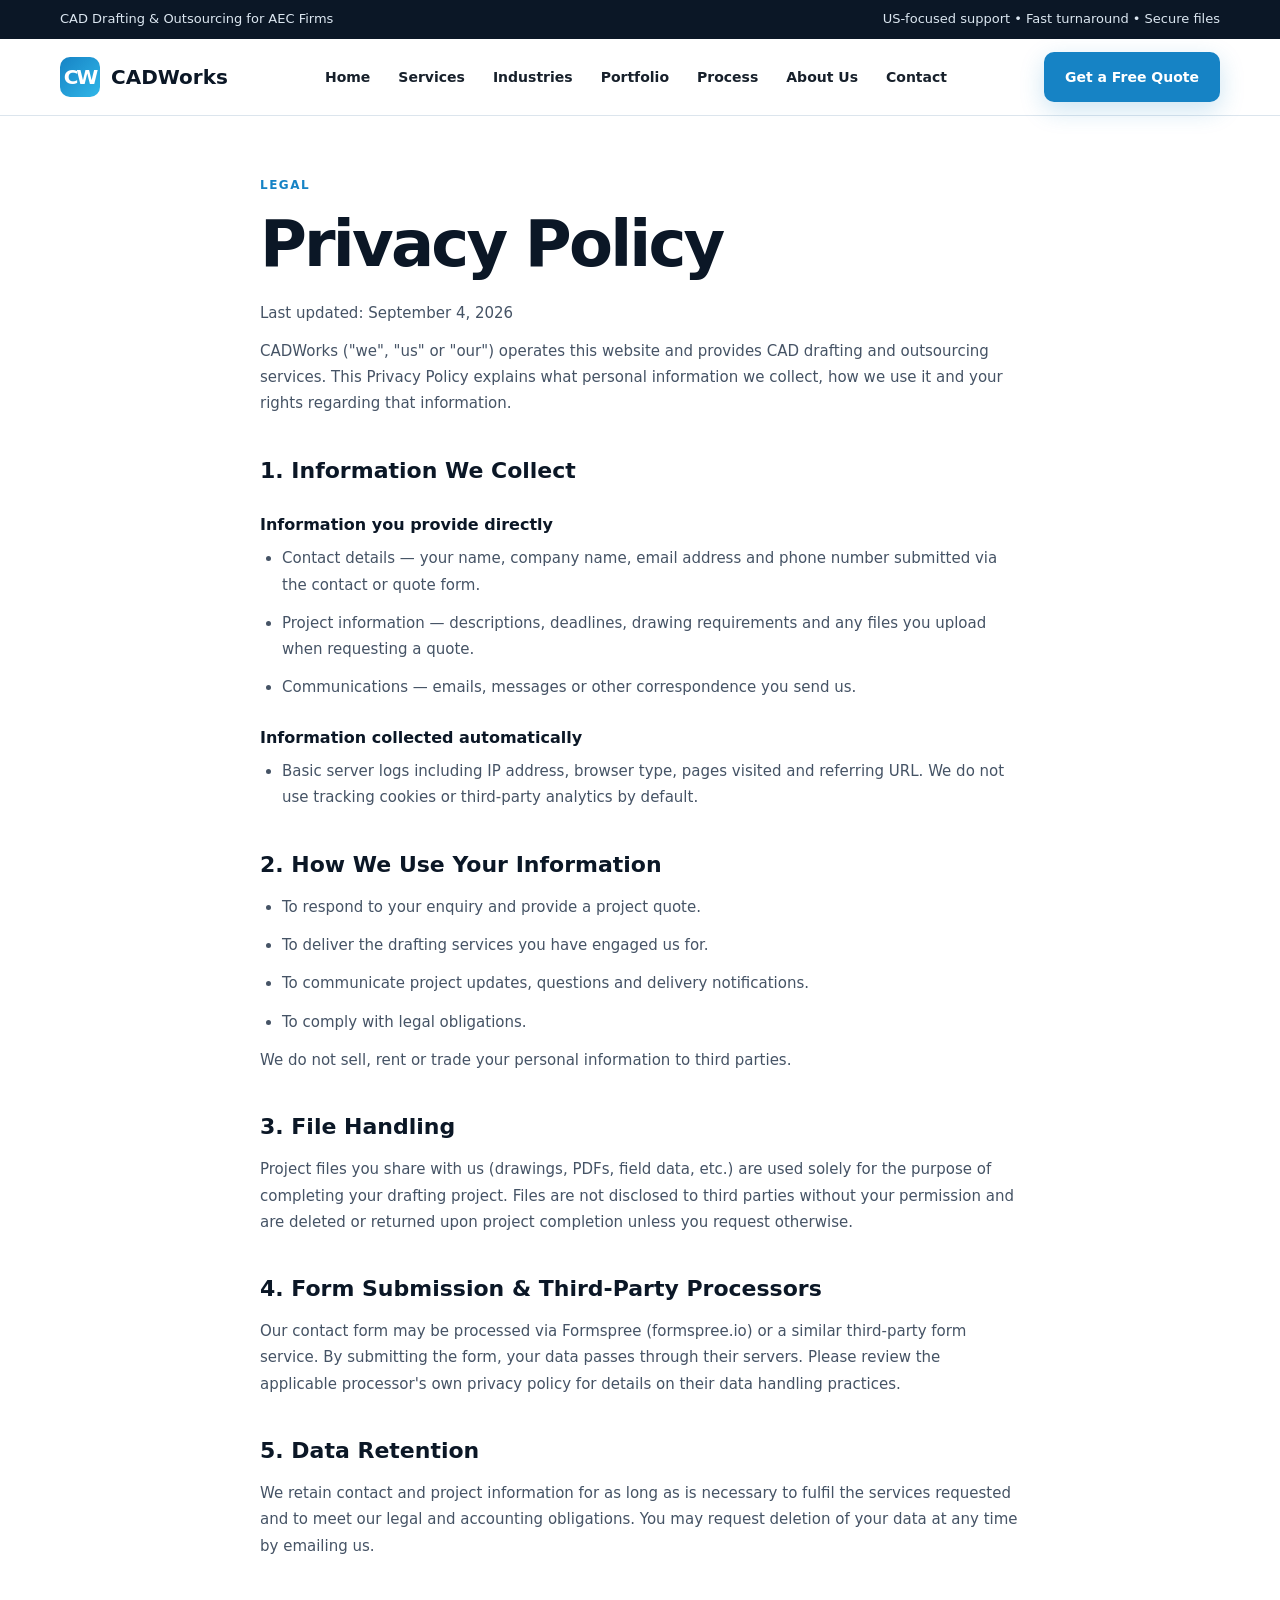
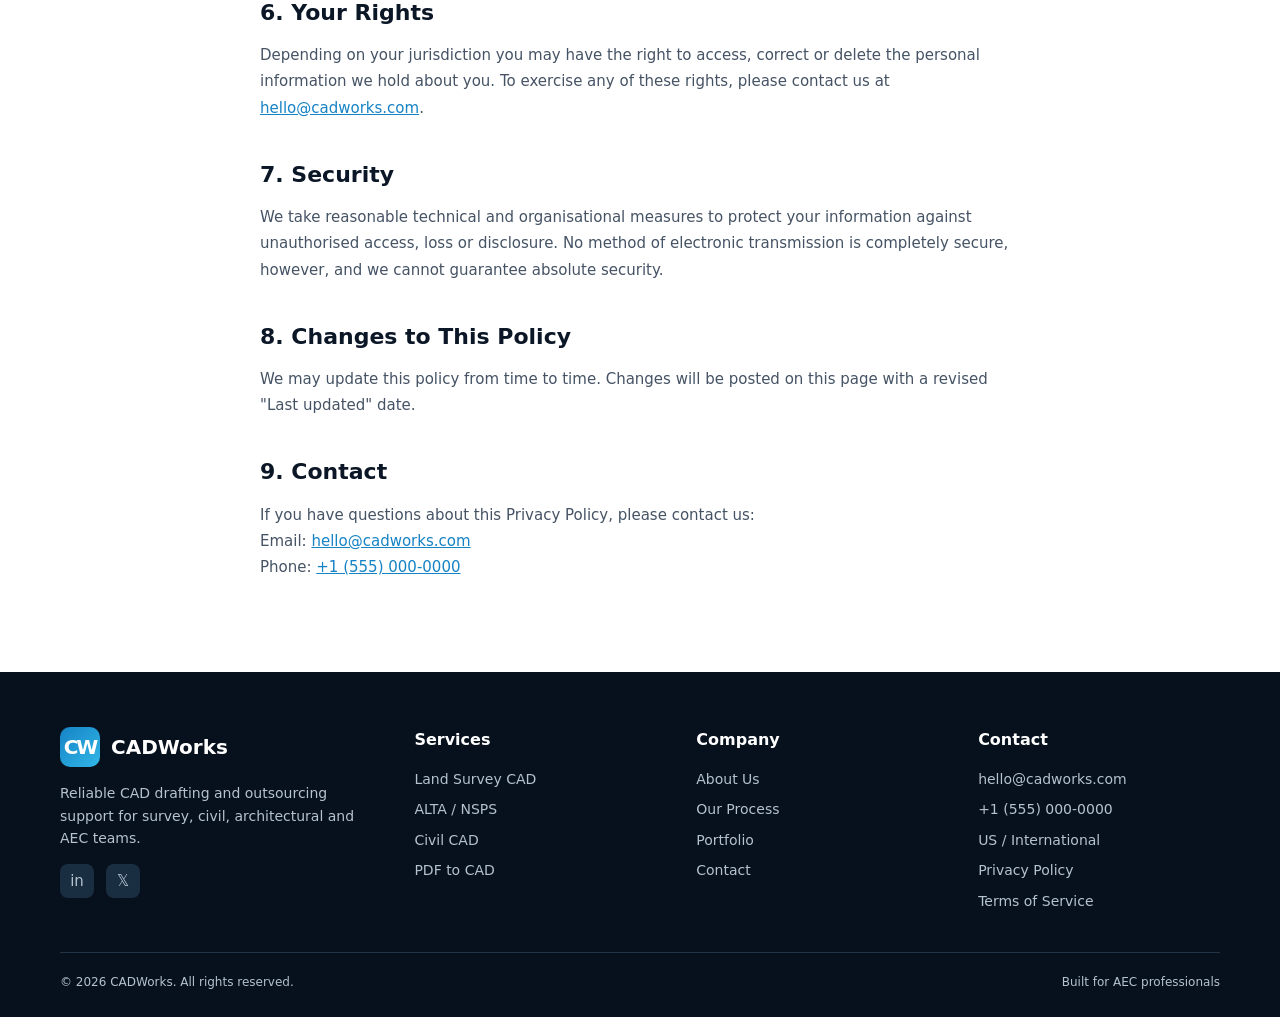
<file: privacy.html>
<!doctype html>
<html lang="en"><head><meta charset="utf-8"><meta name="viewport" content="width=device-width,initial-scale=1">
<title>Privacy Policy | CADWorks</title>
<meta name="description" content="CADWorks privacy policy — how we collect, use and protect your personal information when you use our CAD drafting services.">
<link rel="icon" href="data:image/svg+xml,<svg xmlns='http://www.w3.org/2000/svg' viewBox='0 0 40 40'><rect width='40' height='40' rx='10' fill='%231683c5'/><text x='50%' y='54%' dominant-baseline='middle' text-anchor='middle' font-family='Arial Black,sans-serif' font-size='18' font-weight='900' fill='white'>CW</text></svg>">
<link rel="stylesheet" href="styles.css">
<style>
  .legal-body{max-width:760px;margin:0 auto;padding:60px 0 80px}
  .legal-body h2{font-size:22px;color:var(--navy);margin:36px 0 12px}
  .legal-body h3{font-size:16px;color:var(--navy);margin:24px 0 8px}
  .legal-body p,.legal-body li{font-size:15px;color:#455365;line-height:1.75;margin-bottom:12px}
  .legal-body ul{padding-left:22px}
  .legal-body a{color:var(--blue);text-decoration:underline}
  .legal-meta{font-size:13px;color:var(--muted);margin-bottom:32px}
</style>
</head><body>
<div class="topbar"><div class="container"><span>CAD Drafting &amp; Outsourcing for AEC Firms</span><span>US-focused support • Fast turnaround • Secure files</span></div></div>
<header><div class="container nav"><a class="logo" href="home.html"><span class="logo-mark">CW</span>CADWorks</a><nav class="navlinks"><a href="home.html">Home</a><a href="services.html">Services</a><a href="industries.html">Industries</a><a href="portfolio.html">Portfolio</a><a href="process.html">Process</a><a href="about-us.html">About Us</a><a href="contact.html">Contact</a></nav><a class="btn btn-primary" href="contact.html">Get a Free Quote</a><button class="menu">☰</button></div></header>

<main><div class="container"><div class="legal-body">
  <div class="eyebrow">Legal</div>
  <h1>Privacy Policy</h1>
  <p class="legal-meta">Last updated: September 4, 2026</p>

  <p>CADWorks ("we", "us" or "our") operates this website and provides CAD drafting and outsourcing services. This Privacy Policy explains what personal information we collect, how we use it and your rights regarding that information.</p>

  <h2>1. Information We Collect</h2>
  <h3>Information you provide directly</h3>
  <ul>
    <li>Contact details — your name, company name, email address and phone number submitted via the contact or quote form.</li>
    <li>Project information — descriptions, deadlines, drawing requirements and any files you upload when requesting a quote.</li>
    <li>Communications — emails, messages or other correspondence you send us.</li>
  </ul>
  <h3>Information collected automatically</h3>
  <ul>
    <li>Basic server logs including IP address, browser type, pages visited and referring URL. We do not use tracking cookies or third-party analytics by default.</li>
  </ul>

  <h2>2. How We Use Your Information</h2>
  <ul>
    <li>To respond to your enquiry and provide a project quote.</li>
    <li>To deliver the drafting services you have engaged us for.</li>
    <li>To communicate project updates, questions and delivery notifications.</li>
    <li>To comply with legal obligations.</li>
  </ul>
  <p>We do not sell, rent or trade your personal information to third parties.</p>

  <h2>3. File Handling</h2>
  <p>Project files you share with us (drawings, PDFs, field data, etc.) are used solely for the purpose of completing your drafting project. Files are not disclosed to third parties without your permission and are deleted or returned upon project completion unless you request otherwise.</p>

  <h2>4. Form Submission &amp; Third-Party Processors</h2>
  <p>Our contact form may be processed via Formspree (formspree.io) or a similar third-party form service. By submitting the form, your data passes through their servers. Please review the applicable processor's own privacy policy for details on their data handling practices.</p>

  <h2>5. Data Retention</h2>
  <p>We retain contact and project information for as long as is necessary to fulfil the services requested and to meet our legal and accounting obligations. You may request deletion of your data at any time by emailing us.</p>

  <h2>6. Your Rights</h2>
  <p>Depending on your jurisdiction you may have the right to access, correct or delete the personal information we hold about you. To exercise any of these rights, please contact us at <a href="mailto:hello@cadworks.com">hello@cadworks.com</a>.</p>

  <h2>7. Security</h2>
  <p>We take reasonable technical and organisational measures to protect your information against unauthorised access, loss or disclosure. No method of electronic transmission is completely secure, however, and we cannot guarantee absolute security.</p>

  <h2>8. Changes to This Policy</h2>
  <p>We may update this policy from time to time. Changes will be posted on this page with a revised "Last updated" date.</p>

  <h2>9. Contact</h2>
  <p>If you have questions about this Privacy Policy, please contact us:<br>
  Email: <a href="mailto:hello@cadworks.com">hello@cadworks.com</a><br>
  Phone: <a href="tel:+15550000000">+1 (555) 000-0000</a></p>
</div></div></main>

<footer><div class="container"><div class="footer-grid">
  <div>
    <a class="logo" href="home.html" style="color:#fff"><span class="logo-mark">CW</span>CADWorks</a>
    <p style="margin-top:15px;font-size:14px;max-width:330px">Reliable CAD drafting and outsourcing support for survey, civil, architectural and AEC teams.</p>
    <div class="social-links">
      <a href="https://www.linkedin.com/company/cadworks" target="_blank" rel="noopener" aria-label="CADWorks on LinkedIn">in</a>
      <a href="https://twitter.com/cadworks" target="_blank" rel="noopener" aria-label="CADWorks on X / Twitter">𝕏</a>
    </div>
  </div>
  <div><div class="footer-title">Services</div><div class="footer-links">
    <a href="services.html#land-survey">Land Survey CAD</a>
    <a href="services.html#alta-nsps">ALTA / NSPS</a>
    <a href="services.html#civil-cad">Civil CAD</a>
    <a href="services.html#pdf-to-cad">PDF to CAD</a>
  </div></div>
  <div><div class="footer-title">Company</div><div class="footer-links">
    <a href="about-us.html">About Us</a>
    <a href="process.html">Our Process</a>
    <a href="portfolio.html">Portfolio</a>
    <a href="contact.html">Contact</a>
  </div></div>
  <div><div class="footer-title">Contact</div><div class="footer-links">
    <a href="mailto:hello@cadworks.com">hello@cadworks.com</a>
    <a href="tel:+15550000000">+1 (555) 000-0000</a>
    <span>US / International</span>
    <a href="privacy.html">Privacy Policy</a>
    <a href="terms.html">Terms of Service</a>
  </div></div>
</div>
<div class="copyright"><span>© 2026 CADWorks. All rights reserved.</span><span>Built for AEC professionals</span></div>
</div></footer>
<script src="script.js"></script></body></html>
</file>
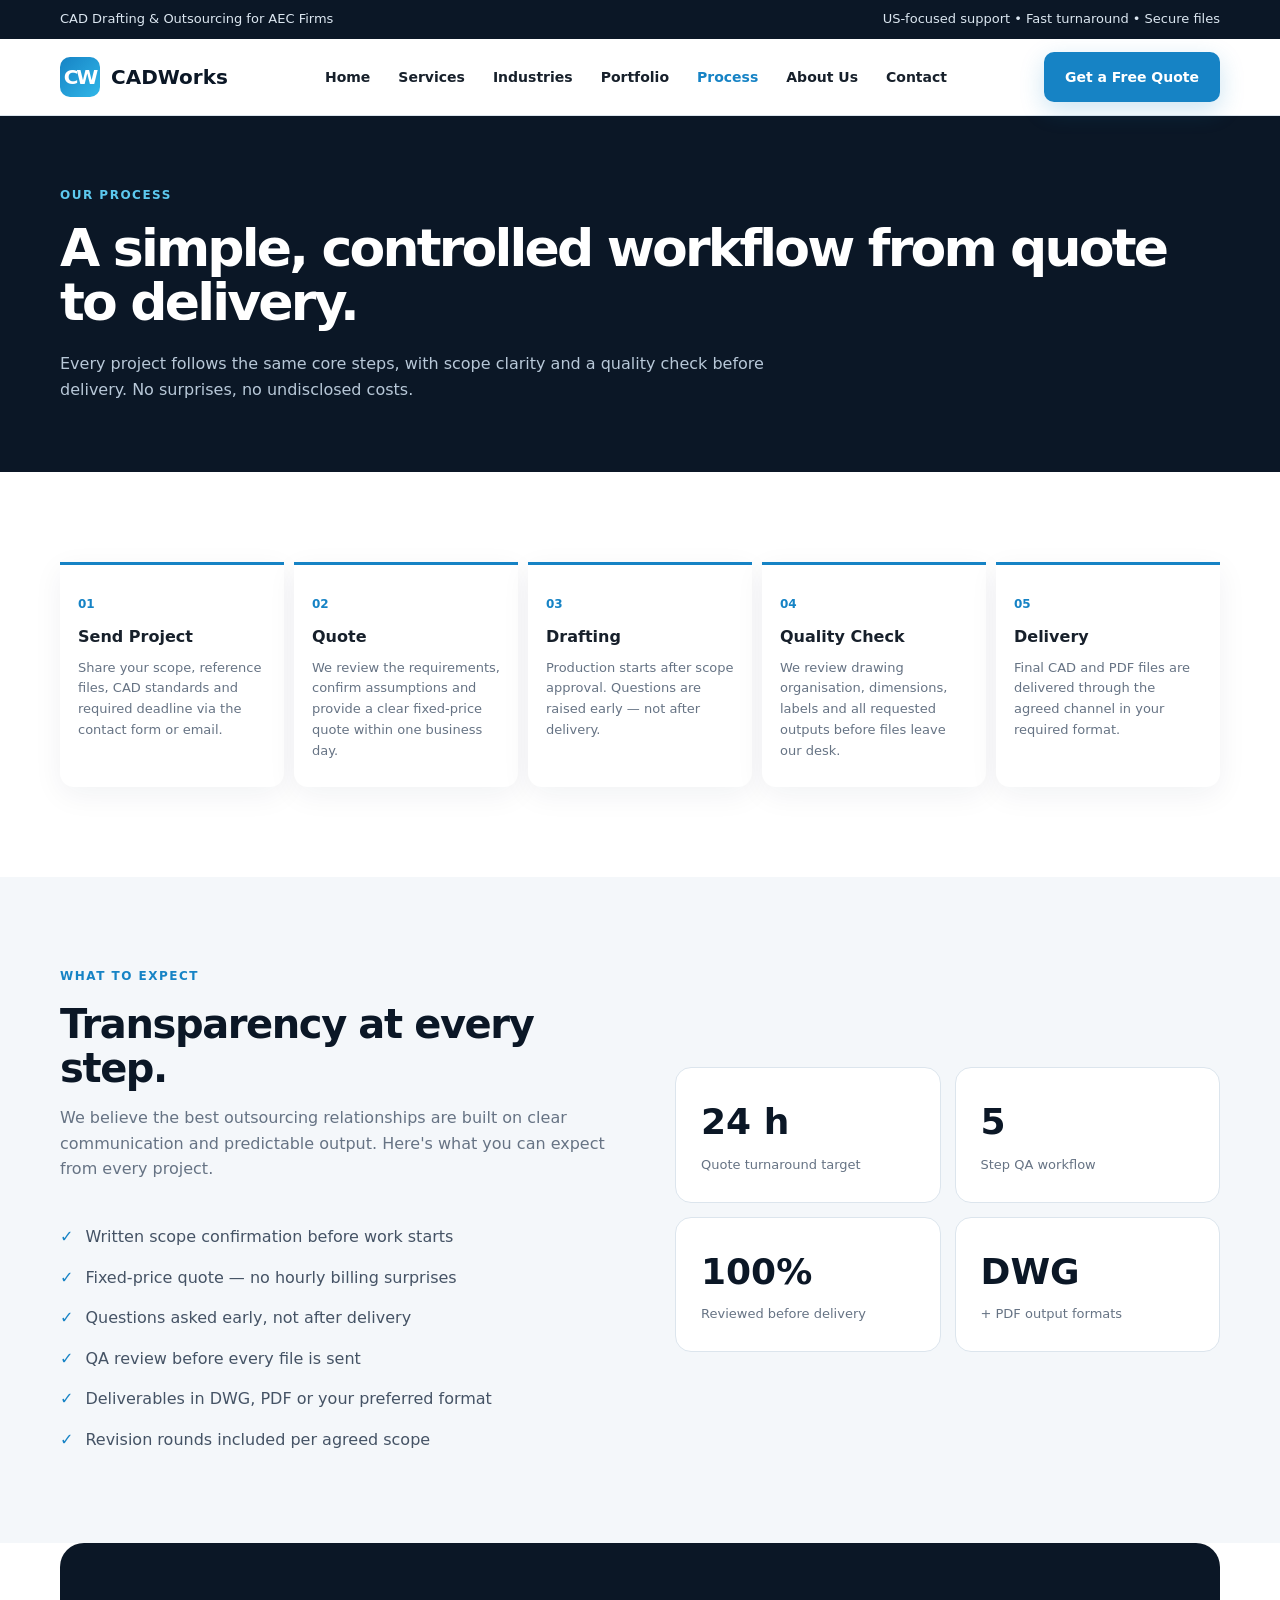
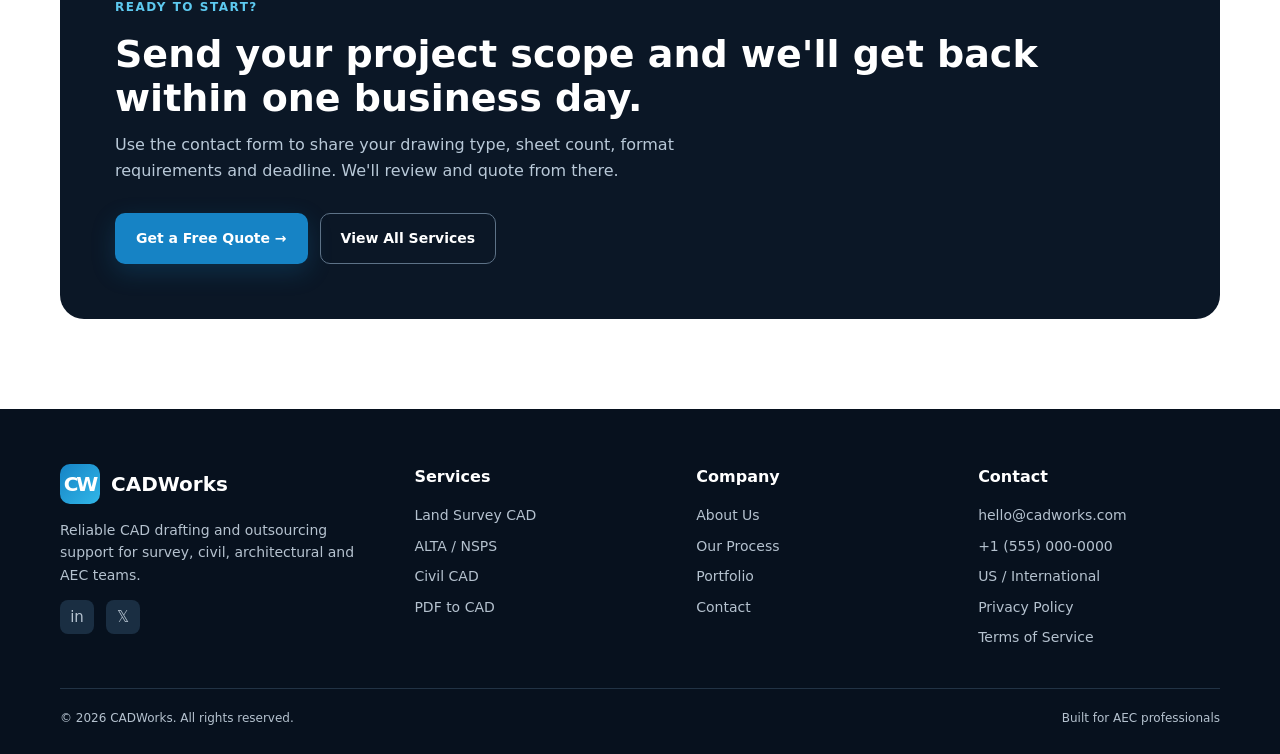
<file: process.html>
<!doctype html>
<html lang="en"><head><meta charset="utf-8"><meta name="viewport" content="width=device-width,initial-scale=1">
<title>Our Process | CADWorks – How We Deliver CAD Projects</title>
<meta name="description" content="A clear 5-step workflow: send your project, get a quote, we draft, quality check, then deliver organised CAD and PDF files. No surprises, no overhead.">
<link rel="icon" href="data:image/svg+xml,<svg xmlns='http://www.w3.org/2000/svg' viewBox='0 0 40 40'><rect width='40' height='40' rx='10' fill='%231683c5'/><text x='50%' y='54%' dominant-baseline='middle' text-anchor='middle' font-family='Arial Black,sans-serif' font-size='18' font-weight='900' fill='white'>CW</text></svg>">
<link rel="stylesheet" href="styles.css"></head><body>
<div class="topbar"><div class="container"><span>CAD Drafting &amp; Outsourcing for AEC Firms</span><span>US-focused support • Fast turnaround • Secure files</span></div></div>
<header><div class="container nav"><a class="logo" href="home.html"><span class="logo-mark">CW</span>CADWorks</a><nav class="navlinks"><a href="home.html">Home</a><a href="services.html">Services</a><a href="industries.html">Industries</a><a href="portfolio.html">Portfolio</a><a href="process.html">Process</a><a href="about-us.html">About Us</a><a href="contact.html">Contact</a></nav><a class="btn btn-primary" href="contact.html">Get a Free Quote</a><button class="menu">☰</button></div></header>
<main>
<section class="page-hero"><div class="container">
  <div class="eyebrow" style="color:#5dc9ef">Our Process</div>
  <h1>A simple, controlled workflow from quote to delivery.</h1>
  <p>Every project follows the same core steps, with scope clarity and a quality check before delivery. No surprises, no undisclosed costs.</p>
</div></section>

<section><div class="container"><div class="workflow">
<div class="step"><span class="num">01</span><h3>Send Project</h3><p>Share your scope, reference files, CAD standards and required deadline via the contact form or email.</p></div>
<div class="step"><span class="num">02</span><h3>Quote</h3><p>We review the requirements, confirm assumptions and provide a clear fixed-price quote within one business day.</p></div>
<div class="step"><span class="num">03</span><h3>Drafting</h3><p>Production starts after scope approval. Questions are raised early — not after delivery.</p></div>
<div class="step"><span class="num">04</span><h3>Quality Check</h3><p>We review drawing organisation, dimensions, labels and all requested outputs before files leave our desk.</p></div>
<div class="step"><span class="num">05</span><h3>Delivery</h3><p>Final CAD and PDF files are delivered through the agreed channel in your required format.</p></div>
</div></div></section>

<section class="split"><div class="container split-grid">
  <div>
    <div class="eyebrow">What to expect</div>
    <div class="section-head"><h2>Transparency at every step.</h2>
    <p>We believe the best outsourcing relationships are built on clear communication and predictable output. Here's what you can expect from every project.</p></div>
    <div class="checks">
      <div class="check"><b>✓</b><span>Written scope confirmation before work starts</span></div>
      <div class="check"><b>✓</b><span>Fixed-price quote — no hourly billing surprises</span></div>
      <div class="check"><b>✓</b><span>Questions asked early, not after delivery</span></div>
      <div class="check"><b>✓</b><span>QA review before every file is sent</span></div>
      <div class="check"><b>✓</b><span>Deliverables in DWG, PDF or your preferred format</span></div>
      <div class="check"><b>✓</b><span>Revision rounds included per agreed scope</span></div>
    </div>
  </div>
  <div class="stats">
    <div class="stat"><strong>24 h</strong><span>Quote turnaround target</span></div>
    <div class="stat"><strong>5</strong><span>Step QA workflow</span></div>
    <div class="stat"><strong>100%</strong><span>Reviewed before delivery</span></div>
    <div class="stat"><strong>DWG</strong><span>+ PDF output formats</span></div>
  </div>
</div></section>

<section style="padding-top:0"><div class="container"><div class="cta">
  <div class="eyebrow" style="color:#5dc9ef">Ready to start?</div>
  <h2>Send your project scope and we'll get back within one business day.</h2>
  <p>Use the contact form to share your drawing type, sheet count, format requirements and deadline. We'll review and quote from there.</p>
  <div class="actions"><a class="btn btn-primary" href="contact.html">Get a Free Quote →</a><a class="btn btn-outline" href="services.html">View All Services</a></div>
</div></div></section>
</main>

<footer><div class="container"><div class="footer-grid">
  <div>
    <a class="logo" href="home.html" style="color:#fff"><span class="logo-mark">CW</span>CADWorks</a>
    <p style="margin-top:15px;font-size:14px;max-width:330px">Reliable CAD drafting and outsourcing support for survey, civil, architectural and AEC teams.</p>
    <div class="social-links">
      <a href="https://www.linkedin.com/company/cadworks" target="_blank" rel="noopener" aria-label="CADWorks on LinkedIn">in</a>
      <a href="https://twitter.com/cadworks" target="_blank" rel="noopener" aria-label="CADWorks on X / Twitter">𝕏</a>
    </div>
  </div>
  <div><div class="footer-title">Services</div><div class="footer-links">
    <a href="services.html#land-survey">Land Survey CAD</a>
    <a href="services.html#alta-nsps">ALTA / NSPS</a>
    <a href="services.html#civil-cad">Civil CAD</a>
    <a href="services.html#pdf-to-cad">PDF to CAD</a>
  </div></div>
  <div><div class="footer-title">Company</div><div class="footer-links">
    <a href="about-us.html">About Us</a>
    <a href="process.html">Our Process</a>
    <a href="portfolio.html">Portfolio</a>
    <a href="contact.html">Contact</a>
  </div></div>
  <div><div class="footer-title">Contact</div><div class="footer-links">
    <a href="mailto:hello@cadworks.com">hello@cadworks.com</a>
    <a href="tel:+15550000000">+1 (555) 000-0000</a>
    <span>US / International</span>
    <a href="privacy.html">Privacy Policy</a>
    <a href="terms.html">Terms of Service</a>
  </div></div>
</div>
<div class="copyright"><span>© 2026 CADWorks. All rights reserved.</span><span>Built for AEC professionals</span></div>
</div></footer>
<script src="script.js"></script></body></html>
</file>
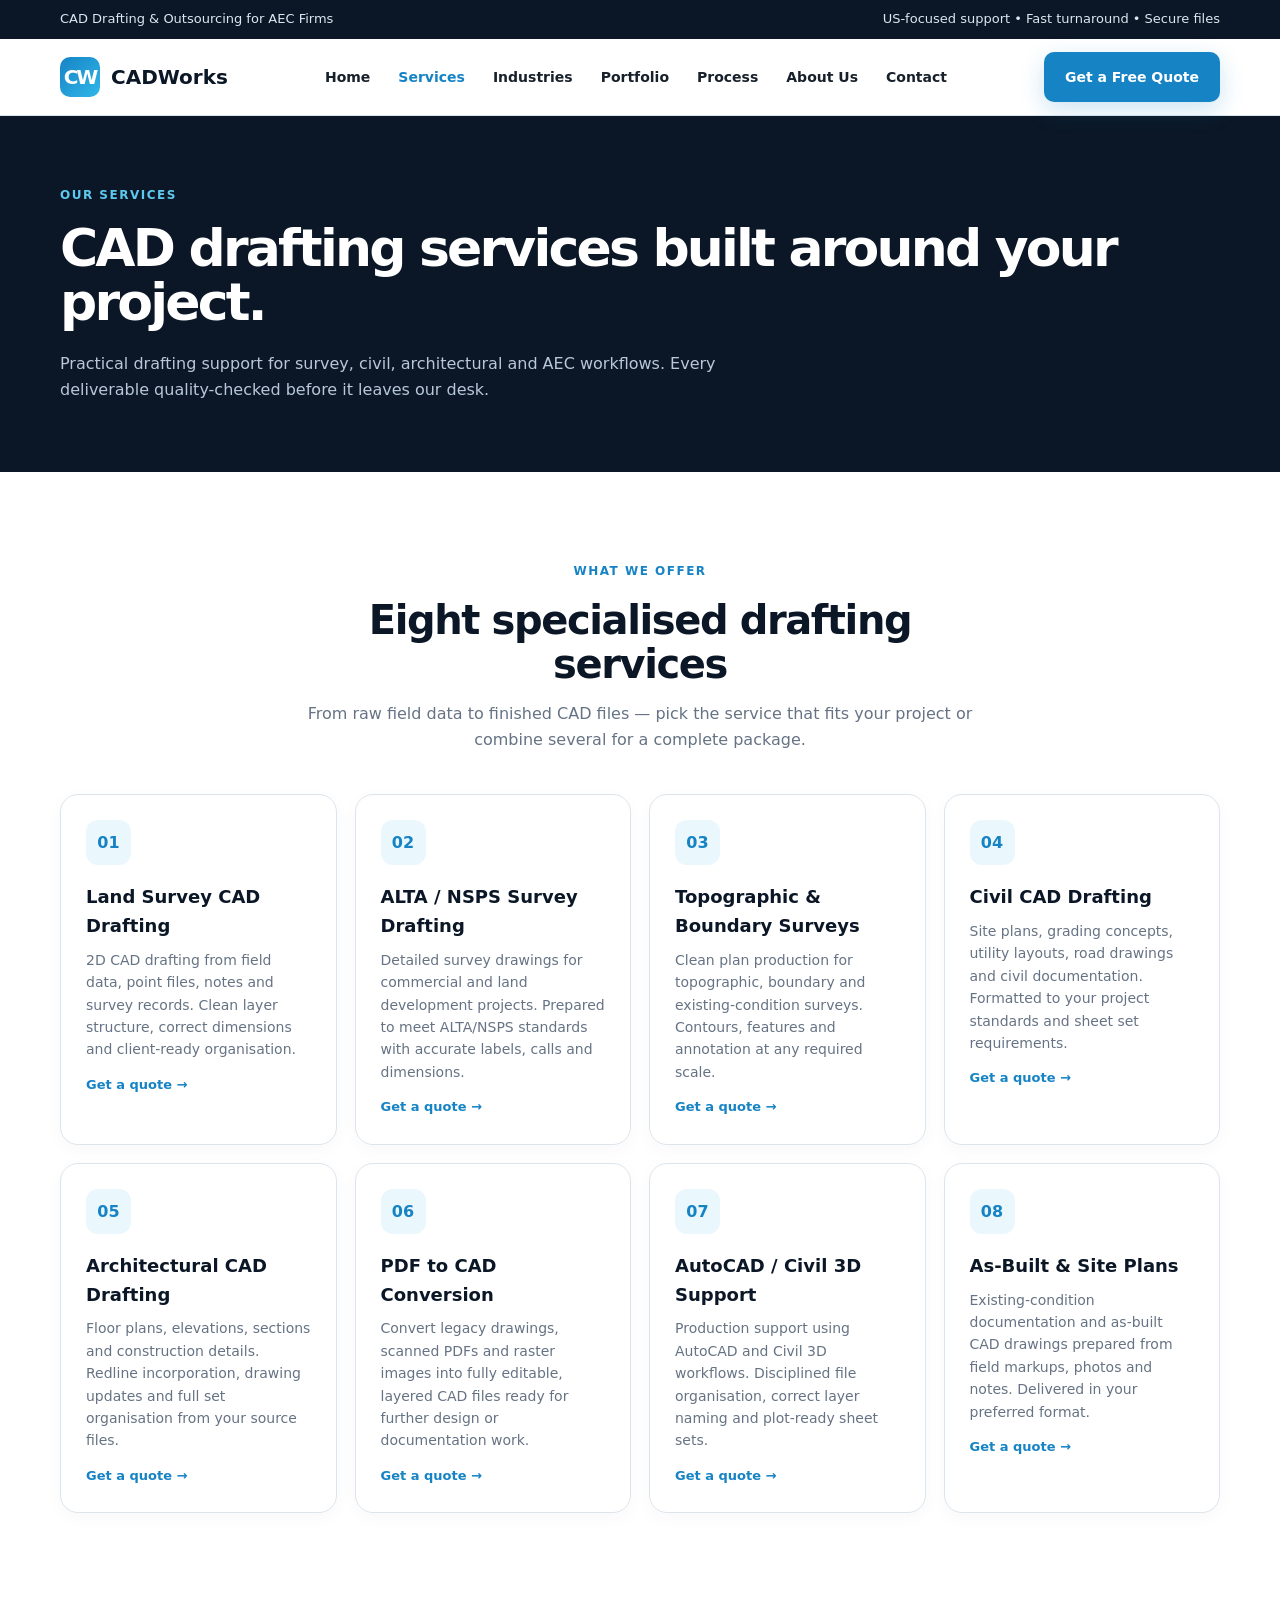
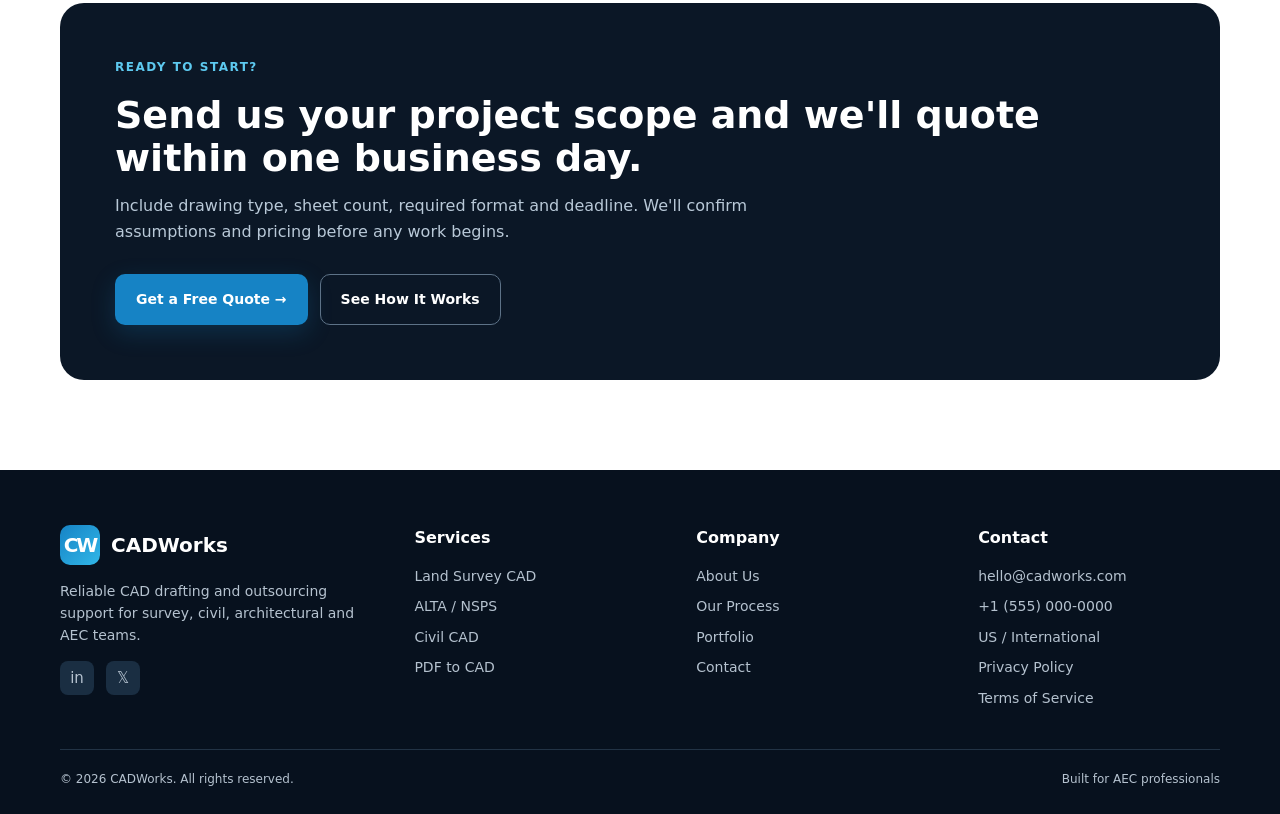
<file: services.html>
<!doctype html>
<html lang="en"><head><meta charset="utf-8"><meta name="viewport" content="width=device-width,initial-scale=1">
<title>Services | CADWorks – CAD Drafting for Survey, Civil & Architecture</title>
<meta name="description" content="CAD drafting services covering land survey, ALTA/NSPS, topographic, civil, architectural, PDF to CAD, AutoCAD/Civil 3D and as-built drawings for AEC firms.">
<link rel="icon" href="data:image/svg+xml,<svg xmlns='http://www.w3.org/2000/svg' viewBox='0 0 40 40'><rect width='40' height='40' rx='10' fill='%231683c5'/><text x='50%' y='54%' dominant-baseline='middle' text-anchor='middle' font-family='Arial Black,sans-serif' font-size='18' font-weight='900' fill='white'>CW</text></svg>">
<link rel="stylesheet" href="styles.css"></head><body>
<div class="topbar"><div class="container"><span>CAD Drafting &amp; Outsourcing for AEC Firms</span><span>US-focused support • Fast turnaround • Secure files</span></div></div>
<header><div class="container nav"><a class="logo" href="home.html"><span class="logo-mark">CW</span>CADWorks</a><nav class="navlinks"><a href="home.html">Home</a><a href="services.html">Services</a><a href="industries.html">Industries</a><a href="portfolio.html">Portfolio</a><a href="process.html">Process</a><a href="about-us.html">About Us</a><a href="contact.html">Contact</a></nav><a class="btn btn-primary" href="contact.html">Get a Free Quote</a><button class="menu">☰</button></div></header>
<main>
<section class="page-hero"><div class="container">
  <div class="eyebrow" style="color:#5dc9ef">Our Services</div>
  <h1>CAD drafting services built around your project.</h1>
  <p>Practical drafting support for survey, civil, architectural and AEC workflows. Every deliverable quality-checked before it leaves our desk.</p>
</div></section>

<section><div class="container">
  <div class="section-head center"><div class="eyebrow">What we offer</div><h2>Eight specialised drafting services</h2><p>From raw field data to finished CAD files — pick the service that fits your project or combine several for a complete package.</p></div>
  <div class="cards">

    <div class="card" id="land-survey">
      <div class="icon">01</div>
      <h3>Land Survey CAD Drafting</h3>
      <p>2D CAD drafting from field data, point files, notes and survey records. Clean layer structure, correct dimensions and client-ready organisation.</p>
      <a class="card-link" href="contact.html?service=Land+Survey+CAD">Get a quote →</a>
    </div>

    <div class="card" id="alta-nsps">
      <div class="icon">02</div>
      <h3>ALTA / NSPS Survey Drafting</h3>
      <p>Detailed survey drawings for commercial and land development projects. Prepared to meet ALTA/NSPS standards with accurate labels, calls and dimensions.</p>
      <a class="card-link" href="contact.html?service=ALTA+NSPS">Get a quote →</a>
    </div>

    <div class="card" id="topographic">
      <div class="icon">03</div>
      <h3>Topographic &amp; Boundary Surveys</h3>
      <p>Clean plan production for topographic, boundary and existing-condition surveys. Contours, features and annotation at any required scale.</p>
      <a class="card-link" href="contact.html?service=Topographic+Boundary">Get a quote →</a>
    </div>

    <div class="card" id="civil-cad">
      <div class="icon">04</div>
      <h3>Civil CAD Drafting</h3>
      <p>Site plans, grading concepts, utility layouts, road drawings and civil documentation. Formatted to your project standards and sheet set requirements.</p>
      <a class="card-link" href="contact.html?service=Civil+CAD">Get a quote →</a>
    </div>

    <div class="card" id="architectural">
      <div class="icon">05</div>
      <h3>Architectural CAD Drafting</h3>
      <p>Floor plans, elevations, sections and construction details. Redline incorporation, drawing updates and full set organisation from your source files.</p>
      <a class="card-link" href="contact.html?service=Architectural+CAD">Get a quote →</a>
    </div>

    <div class="card" id="pdf-to-cad">
      <div class="icon">06</div>
      <h3>PDF to CAD Conversion</h3>
      <p>Convert legacy drawings, scanned PDFs and raster images into fully editable, layered CAD files ready for further design or documentation work.</p>
      <a class="card-link" href="contact.html?service=PDF+to+CAD">Get a quote →</a>
    </div>

    <div class="card" id="autocad-civil3d">
      <div class="icon">07</div>
      <h3>AutoCAD / Civil 3D Support</h3>
      <p>Production support using AutoCAD and Civil 3D workflows. Disciplined file organisation, correct layer naming and plot-ready sheet sets.</p>
      <a class="card-link" href="contact.html?service=AutoCAD+Civil3D">Get a quote →</a>
    </div>

    <div class="card" id="as-built">
      <div class="icon">08</div>
      <h3>As-Built &amp; Site Plans</h3>
      <p>Existing-condition documentation and as-built CAD drawings prepared from field markups, photos and notes. Delivered in your preferred format.</p>
      <a class="card-link" href="contact.html?service=As-Built">Get a quote →</a>
    </div>

  </div>
</div></section>

<section style="padding-top:0"><div class="container"><div class="cta">
  <div class="eyebrow" style="color:#5dc9ef">Ready to start?</div>
  <h2>Send us your project scope and we'll quote within one business day.</h2>
  <p>Include drawing type, sheet count, required format and deadline. We'll confirm assumptions and pricing before any work begins.</p>
  <div class="actions"><a class="btn btn-primary" href="contact.html">Get a Free Quote →</a><a class="btn btn-outline" href="process.html">See How It Works</a></div>
</div></div></section>
</main>

<footer><div class="container"><div class="footer-grid">
  <div>
    <a class="logo" href="home.html" style="color:#fff"><span class="logo-mark">CW</span>CADWorks</a>
    <p style="margin-top:15px;font-size:14px;max-width:330px">Reliable CAD drafting and outsourcing support for survey, civil, architectural and AEC teams.</p>
    <div class="social-links">
      <a href="https://www.linkedin.com/company/cadworks" target="_blank" rel="noopener" aria-label="CADWorks on LinkedIn">in</a>
      <a href="https://twitter.com/cadworks" target="_blank" rel="noopener" aria-label="CADWorks on X / Twitter">𝕏</a>
    </div>
  </div>
  <div><div class="footer-title">Services</div><div class="footer-links">
    <a href="services.html#land-survey">Land Survey CAD</a>
    <a href="services.html#alta-nsps">ALTA / NSPS</a>
    <a href="services.html#civil-cad">Civil CAD</a>
    <a href="services.html#pdf-to-cad">PDF to CAD</a>
  </div></div>
  <div><div class="footer-title">Company</div><div class="footer-links">
    <a href="about-us.html">About Us</a>
    <a href="process.html">Our Process</a>
    <a href="portfolio.html">Portfolio</a>
    <a href="contact.html">Contact</a>
  </div></div>
  <div><div class="footer-title">Contact</div><div class="footer-links">
    <a href="mailto:hello@cadworks.com">hello@cadworks.com</a>
    <a href="tel:+15550000000">+1 (555) 000-0000</a>
    <span>US / International</span>
    <a href="privacy.html">Privacy Policy</a>
    <a href="terms.html">Terms of Service</a>
  </div></div>
</div>
<div class="copyright"><span>© 2026 CADWorks. All rights reserved.</span><span>Built for AEC professionals</span></div>
</div></footer>
<script src="script.js"></script></body></html>
</file>
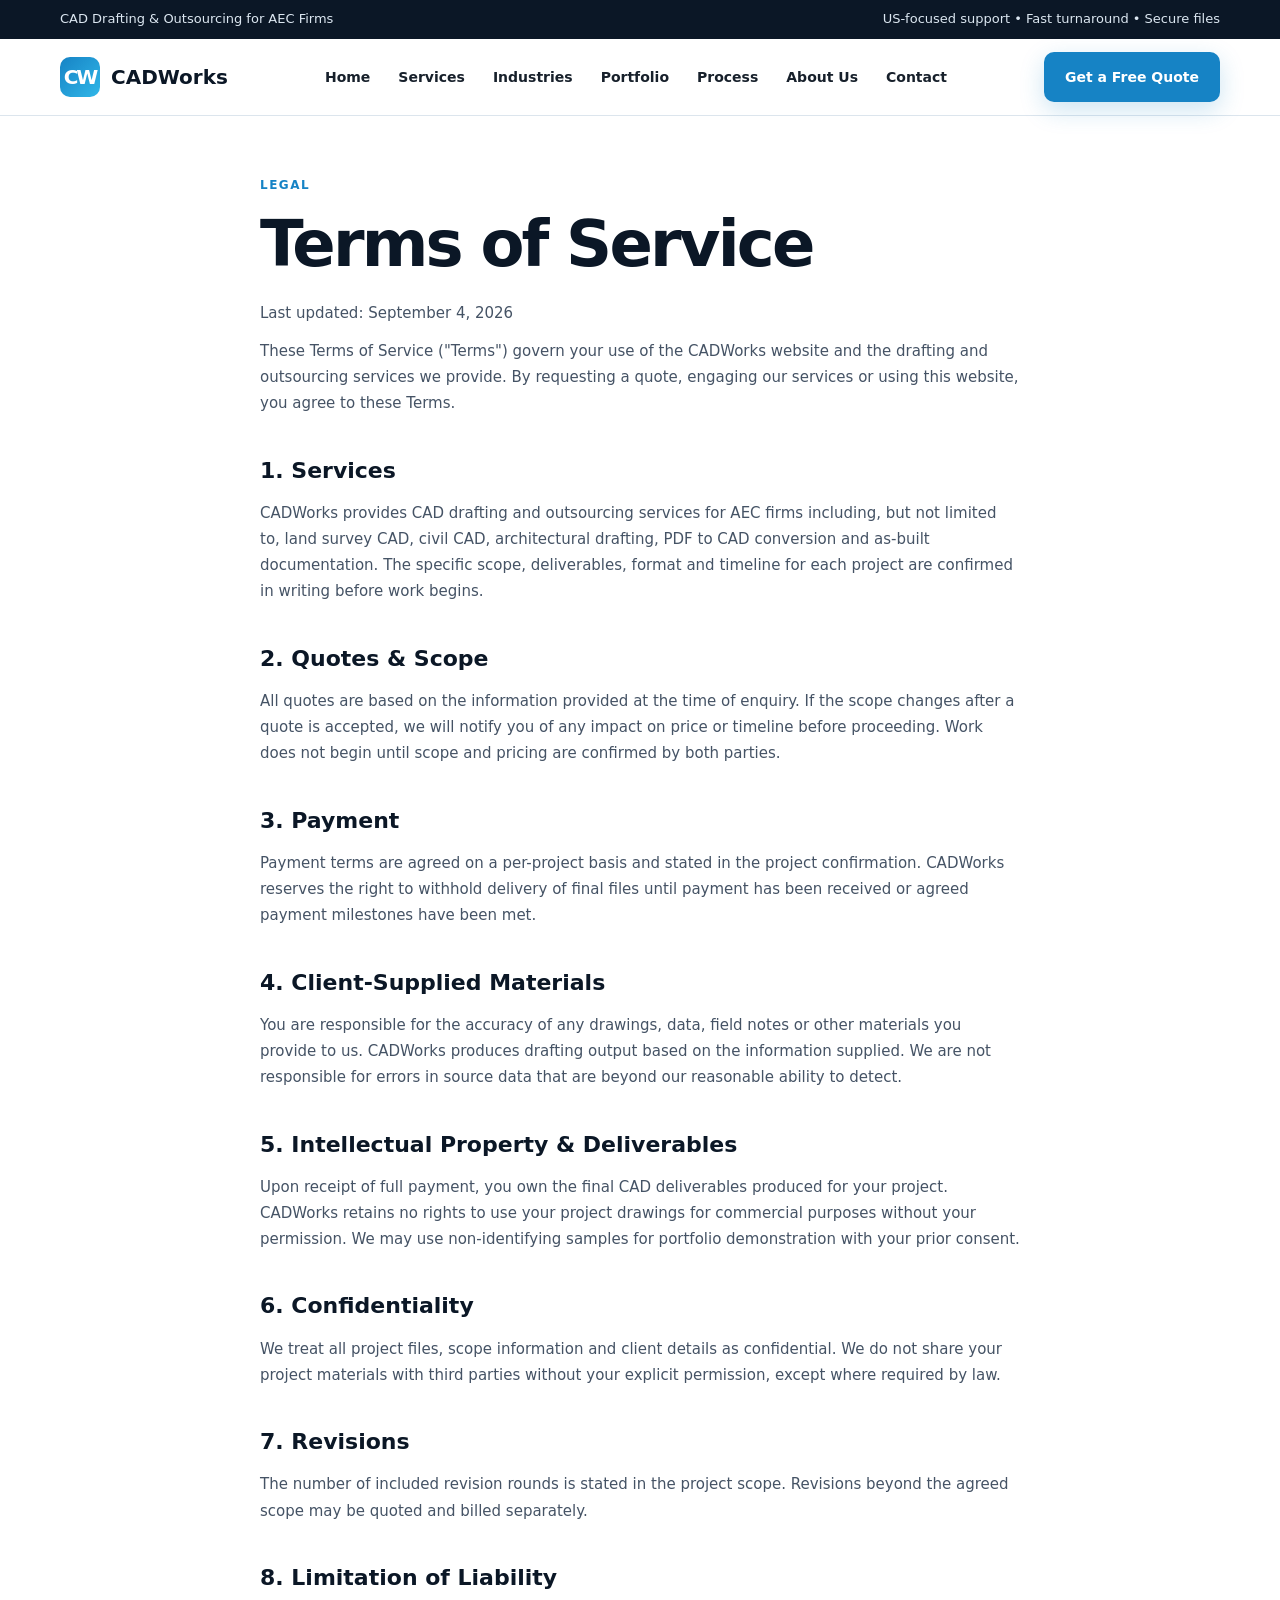
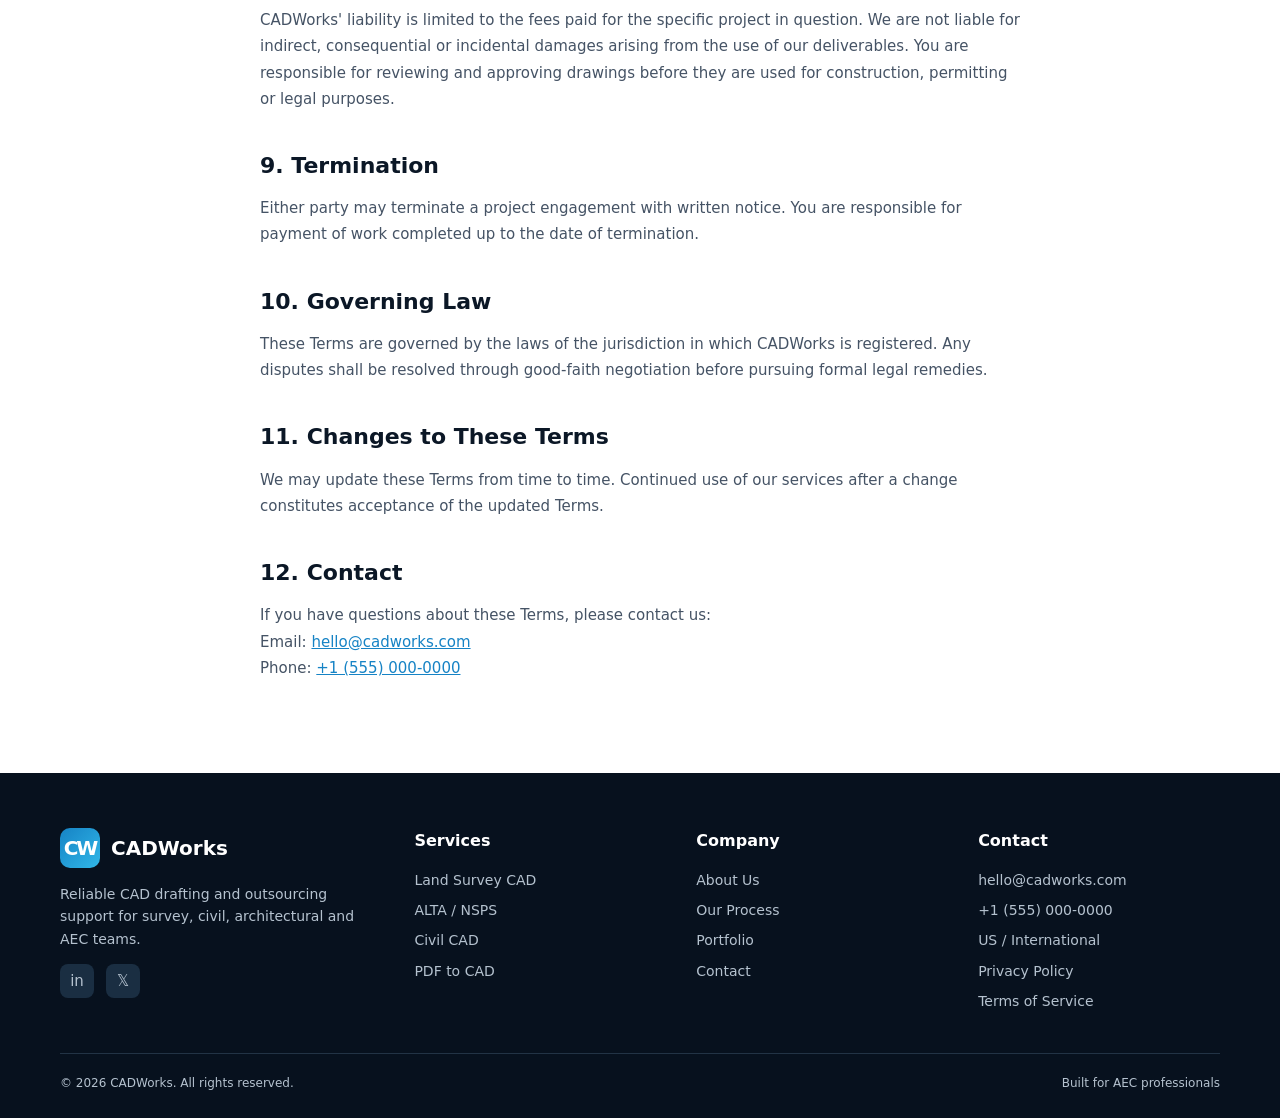
<file: terms.html>
<!doctype html>
<html lang="en"><head><meta charset="utf-8"><meta name="viewport" content="width=device-width,initial-scale=1">
<title>Terms of Service | CADWorks</title>
<meta name="description" content="CADWorks terms of service — the terms that apply when you use our CAD drafting and outsourcing services.">
<link rel="icon" href="data:image/svg+xml,<svg xmlns='http://www.w3.org/2000/svg' viewBox='0 0 40 40'><rect width='40' height='40' rx='10' fill='%231683c5'/><text x='50%' y='54%' dominant-baseline='middle' text-anchor='middle' font-family='Arial Black,sans-serif' font-size='18' font-weight='900' fill='white'>CW</text></svg>">
<link rel="stylesheet" href="styles.css">
<style>
  .legal-body{max-width:760px;margin:0 auto;padding:60px 0 80px}
  .legal-body h2{font-size:22px;color:var(--navy);margin:36px 0 12px}
  .legal-body h3{font-size:16px;color:var(--navy);margin:24px 0 8px}
  .legal-body p,.legal-body li{font-size:15px;color:#455365;line-height:1.75;margin-bottom:12px}
  .legal-body ul{padding-left:22px}
  .legal-body a{color:var(--blue);text-decoration:underline}
  .legal-meta{font-size:13px;color:var(--muted);margin-bottom:32px}
</style>
</head><body>
<div class="topbar"><div class="container"><span>CAD Drafting &amp; Outsourcing for AEC Firms</span><span>US-focused support • Fast turnaround • Secure files</span></div></div>
<header><div class="container nav"><a class="logo" href="home.html"><span class="logo-mark">CW</span>CADWorks</a><nav class="navlinks"><a href="home.html">Home</a><a href="services.html">Services</a><a href="industries.html">Industries</a><a href="portfolio.html">Portfolio</a><a href="process.html">Process</a><a href="about-us.html">About Us</a><a href="contact.html">Contact</a></nav><a class="btn btn-primary" href="contact.html">Get a Free Quote</a><button class="menu">☰</button></div></header>

<main><div class="container"><div class="legal-body">
  <div class="eyebrow">Legal</div>
  <h1>Terms of Service</h1>
  <p class="legal-meta">Last updated: September 4, 2026</p>

  <p>These Terms of Service ("Terms") govern your use of the CADWorks website and the drafting and outsourcing services we provide. By requesting a quote, engaging our services or using this website, you agree to these Terms.</p>

  <h2>1. Services</h2>
  <p>CADWorks provides CAD drafting and outsourcing services for AEC firms including, but not limited to, land survey CAD, civil CAD, architectural drafting, PDF to CAD conversion and as-built documentation. The specific scope, deliverables, format and timeline for each project are confirmed in writing before work begins.</p>

  <h2>2. Quotes &amp; Scope</h2>
  <p>All quotes are based on the information provided at the time of enquiry. If the scope changes after a quote is accepted, we will notify you of any impact on price or timeline before proceeding. Work does not begin until scope and pricing are confirmed by both parties.</p>

  <h2>3. Payment</h2>
  <p>Payment terms are agreed on a per-project basis and stated in the project confirmation. CADWorks reserves the right to withhold delivery of final files until payment has been received or agreed payment milestones have been met.</p>

  <h2>4. Client-Supplied Materials</h2>
  <p>You are responsible for the accuracy of any drawings, data, field notes or other materials you provide to us. CADWorks produces drafting output based on the information supplied. We are not responsible for errors in source data that are beyond our reasonable ability to detect.</p>

  <h2>5. Intellectual Property &amp; Deliverables</h2>
  <p>Upon receipt of full payment, you own the final CAD deliverables produced for your project. CADWorks retains no rights to use your project drawings for commercial purposes without your permission. We may use non-identifying samples for portfolio demonstration with your prior consent.</p>

  <h2>6. Confidentiality</h2>
  <p>We treat all project files, scope information and client details as confidential. We do not share your project materials with third parties without your explicit permission, except where required by law.</p>

  <h2>7. Revisions</h2>
  <p>The number of included revision rounds is stated in the project scope. Revisions beyond the agreed scope may be quoted and billed separately.</p>

  <h2>8. Limitation of Liability</h2>
  <p>CADWorks' liability is limited to the fees paid for the specific project in question. We are not liable for indirect, consequential or incidental damages arising from the use of our deliverables. You are responsible for reviewing and approving drawings before they are used for construction, permitting or legal purposes.</p>

  <h2>9. Termination</h2>
  <p>Either party may terminate a project engagement with written notice. You are responsible for payment of work completed up to the date of termination.</p>

  <h2>10. Governing Law</h2>
  <p>These Terms are governed by the laws of the jurisdiction in which CADWorks is registered. Any disputes shall be resolved through good-faith negotiation before pursuing formal legal remedies.</p>

  <h2>11. Changes to These Terms</h2>
  <p>We may update these Terms from time to time. Continued use of our services after a change constitutes acceptance of the updated Terms.</p>

  <h2>12. Contact</h2>
  <p>If you have questions about these Terms, please contact us:<br>
  Email: <a href="mailto:hello@cadworks.com">hello@cadworks.com</a><br>
  Phone: <a href="tel:+15550000000">+1 (555) 000-0000</a></p>
</div></div></main>

<footer><div class="container"><div class="footer-grid">
  <div>
    <a class="logo" href="home.html" style="color:#fff"><span class="logo-mark">CW</span>CADWorks</a>
    <p style="margin-top:15px;font-size:14px;max-width:330px">Reliable CAD drafting and outsourcing support for survey, civil, architectural and AEC teams.</p>
    <div class="social-links">
      <a href="https://www.linkedin.com/company/cadworks" target="_blank" rel="noopener" aria-label="CADWorks on LinkedIn">in</a>
      <a href="https://twitter.com/cadworks" target="_blank" rel="noopener" aria-label="CADWorks on X / Twitter">𝕏</a>
    </div>
  </div>
  <div><div class="footer-title">Services</div><div class="footer-links">
    <a href="services.html#land-survey">Land Survey CAD</a>
    <a href="services.html#alta-nsps">ALTA / NSPS</a>
    <a href="services.html#civil-cad">Civil CAD</a>
    <a href="services.html#pdf-to-cad">PDF to CAD</a>
  </div></div>
  <div><div class="footer-title">Company</div><div class="footer-links">
    <a href="about-us.html">About Us</a>
    <a href="process.html">Our Process</a>
    <a href="portfolio.html">Portfolio</a>
    <a href="contact.html">Contact</a>
  </div></div>
  <div><div class="footer-title">Contact</div><div class="footer-links">
    <a href="mailto:hello@cadworks.com">hello@cadworks.com</a>
    <a href="tel:+15550000000">+1 (555) 000-0000</a>
    <span>US / International</span>
    <a href="privacy.html">Privacy Policy</a>
    <a href="terms.html">Terms of Service</a>
  </div></div>
</div>
<div class="copyright"><span>© 2026 CADWorks. All rights reserved.</span><span>Built for AEC professionals</span></div>
</div></footer>
<script src="script.js"></script></body></html>
</file>
<file: styles.css>
:root{
  --navy:#0b1726; --blue:#1683c5; --cyan:#31b7e8; --ink:#17202b;
  --muted:#667384; --light:#f4f7fa; --line:#dce5ed; --white:#fff;
  --shadow:0 18px 50px rgba(13,34,55,.10); --radius:18px;
}
*{box-sizing:border-box;margin:0;padding:0}
html{scroll-behavior:smooth}
body{font-family:Inter,ui-sans-serif,system-ui,-apple-system,BlinkMacSystemFont,"Segoe UI",sans-serif;color:var(--ink);line-height:1.6;background:#fff}
a{text-decoration:none;color:inherit}
.container{width:min(1160px,92%);margin:auto}
.topbar{background:var(--navy);color:#dce7f1;font-size:13px}
.topbar .container{display:flex;justify-content:space-between;padding:9px 0}
header{position:sticky;top:0;z-index:20;background:rgba(255,255,255,.96);backdrop-filter:blur(12px);border-bottom:1px solid var(--line)}
.nav{height:76px;display:flex;align-items:center;justify-content:space-between}
.logo{display:flex;align-items:center;gap:11px;font-weight:800;font-size:20px;color:var(--navy)}
.logo-mark{width:40px;height:40px;border-radius:10px;background:linear-gradient(135deg,var(--blue),var(--cyan));display:grid;place-items:center;color:white;font-weight:900;letter-spacing:-2px}
.navlinks{display:flex;gap:28px;align-items:center;font-size:14px;font-weight:650}
.navlinks a:hover{color:var(--blue)}
.btn{display:inline-flex;align-items:center;justify-content:center;gap:8px;padding:13px 20px;border-radius:10px;font-weight:750;font-size:14px;border:1px solid transparent;cursor:pointer}
.btn-primary{background:var(--blue);color:#fff;box-shadow:0 8px 24px rgba(22,131,197,.22)}
.btn-primary:hover{background:#0e70ab}
.btn-outline{border-color:#b9c9d8;color:var(--navy);background:white}
.menu{display:none;border:0;background:none;font-size:26px}
.hero{position:relative;overflow:hidden;background:linear-gradient(135deg,#f4f9fc 0%,#fff 55%,#eef8fc 100%);padding:92px 0 82px}
.hero:after{content:"";position:absolute;inset:auto -100px -150px auto;width:520px;height:520px;border:1px solid #bfe6f5;border-radius:50%;opacity:.65}
.hero-grid{display:grid;grid-template-columns:1.05fr .95fr;gap:65px;align-items:center}
.eyebrow{color:var(--blue);font-weight:800;text-transform:uppercase;letter-spacing:1.5px;font-size:12px;margin-bottom:16px}
h1{font-size:clamp(42px,5vw,68px);line-height:1.04;letter-spacing:-2.8px;color:var(--navy);margin-bottom:22px}
.hero p{font-size:18px;color:var(--muted);max-width:650px}
.actions{display:flex;gap:12px;flex-wrap:wrap;margin-top:30px}
.trust{display:flex;gap:25px;flex-wrap:wrap;margin-top:30px;font-size:13px;color:#536274;font-weight:650}
.blueprint{min-height:430px;border-radius:24px;background:var(--navy);position:relative;overflow:hidden;box-shadow:var(--shadow);padding:30px;color:white}
.blueprint:before{content:"";position:absolute;inset:0;background-image:linear-gradient(rgba(72,179,221,.12) 1px,transparent 1px),linear-gradient(90deg,rgba(72,179,221,.12) 1px,transparent 1px);background-size:32px 32px}
.plan{position:relative;height:100%;border:1px solid rgba(124,211,240,.5);padding:25px}
.plan .title{font-size:12px;letter-spacing:2px;color:#8ddcf6}
.plan .drawing{margin-top:25px;height:270px;position:relative}
.wall{position:absolute;border:2px solid #7ed8f1}
.w1{left:8%;top:10%;width:70%;height:65%}.w2{left:35%;top:10%;height:65%}.w3{left:8%;top:45%;width:70%}
.dim{position:absolute;color:#8ddcf6;font:11px monospace}.d1{top:1%;left:28%}.d2{left:1%;top:35%}.d3{right:2%;bottom:8%}
section{padding:90px 0}.section-head{max-width:720px;margin-bottom:42px}.section-head.center{text-align:center;margin-left:auto;margin-right:auto}
.section-head h2{font-size:40px;line-height:1.12;letter-spacing:-1.4px;color:var(--navy);margin:7px 0 14px}
.section-head p{color:var(--muted)}
.cards{display:grid;grid-template-columns:repeat(4,1fr);gap:18px}
.card{border:1px solid var(--line);border-radius:var(--radius);padding:25px;background:white;transition:.2s;box-shadow:0 5px 18px rgba(20,40,60,.03)}
.card:hover{transform:translateY(-4px);box-shadow:var(--shadow);border-color:#b9dceb}
.icon{width:45px;height:45px;border-radius:12px;background:#eaf7fc;color:var(--blue);display:grid;place-items:center;font-weight:900;margin-bottom:18px}
.card h3{font-size:18px;color:var(--navy);margin-bottom:8px}.card p{font-size:14px;color:var(--muted)}
.split{background:var(--light)}.split-grid{display:grid;grid-template-columns:1fr 1fr;gap:70px;align-items:center}
.checks{display:grid;gap:15px;margin-top:25px}.check{display:flex;gap:12px;color:#455365}.check b{color:var(--blue)}
.stats{display:grid;grid-template-columns:repeat(2,1fr);gap:14px}.stat{background:#fff;border:1px solid var(--line);border-radius:16px;padding:25px}.stat strong{font-size:36px;color:var(--navy);display:block}.stat span{font-size:13px;color:var(--muted)}
.workflow{display:grid;grid-template-columns:repeat(5,1fr);gap:10px}.step{position:relative;padding:25px 18px;border-top:3px solid var(--blue);background:#fff;border-radius:0 0 14px 14px;box-shadow:0 8px 30px rgba(15,40,60,.06)}.num{font-size:12px;color:var(--blue);font-weight:900}.step h3{font-size:16px;margin:8px 0}.step p{font-size:13px;color:var(--muted)}
.cta{background:var(--navy);color:#fff;border-radius:24px;padding:55px}.cta h2{font-size:38px;line-height:1.15;margin-bottom:12px}.cta p{color:#b9c9d8;max-width:650px}.cta .btn-outline{background:transparent;color:#fff;border-color:#5d7287}
footer{background:#07111e;color:#b5c2cf;padding:55px 0 25px}.footer-grid{display:grid;grid-template-columns:1.3fr repeat(3,1fr);gap:40px}.footer-title{color:#fff;font-weight:800;margin-bottom:15px}.footer-links{display:grid;gap:8px;font-size:14px}.copyright{border-top:1px solid #223345;margin-top:40px;padding-top:20px;font-size:12px;display:flex;justify-content:space-between}
.page-hero{background:var(--navy);color:white;padding:70px 0}.page-hero h1{color:#fff;font-size:52px}.page-hero p{color:#b8c8d8;max-width:720px}
.portfolio-grid{display:grid;grid-template-columns:repeat(3,1fr);gap:20px}.project{border:1px solid var(--line);border-radius:18px;overflow:hidden}.project-visual{height:220px;background:#102234;position:relative;background-image:linear-gradient(rgba(84,189,227,.11) 1px,transparent 1px),linear-gradient(90deg,rgba(84,189,227,.11) 1px,transparent 1px);background-size:26px 26px}.project-visual:after{content:"";position:absolute;left:16%;top:20%;width:60%;height:55%;border:2px solid #77d7f0}.project-info{padding:22px}.project-info p{color:var(--muted);font-size:14px}
.form-grid{display:grid;grid-template-columns:1fr 1fr;gap:18px}.field{display:grid;gap:7px}.field.full{grid-column:1/-1}.field label{font-size:13px;font-weight:750}.field input,.field textarea,.field select{border:1px solid #cbd8e2;border-radius:10px;padding:13px 14px;font:inherit;outline:none}.field textarea{min-height:150px;resize:vertical}.field input:focus,.field textarea:focus,.field select:focus{border-color:var(--blue);box-shadow:0 0 0 3px rgba(22,131,197,.1)}
@media(max-width:900px){.navlinks{display:none}.menu{display:block}.hero-grid,.split-grid{grid-template-columns:1fr}.blueprint{min-height:350px}.cards{grid-template-columns:repeat(2,1fr)}.workflow{grid-template-columns:1fr}.portfolio-grid{grid-template-columns:1fr 1fr}.footer-grid{grid-template-columns:1fr 1fr}}
@media(max-width:600px){.topbar .container{display:none}.nav{height:66px}.hero{padding:65px 0}.hero p{font-size:16px}h1{font-size:43px;letter-spacing:-1.8px}.section-head h2,.cta h2{font-size:31px}.cards,.portfolio-grid,.form-grid,.stats,.footer-grid{grid-template-columns:1fr}.field.full{grid-column:auto}.page-hero h1{font-size:40px}.cta{padding:32px 24px}}

/* ---- Active nav link ---- */
.navlinks a.active{color:var(--blue);font-weight:800}

/* ---- Form notices ---- */
.form-notice{border-radius:10px;padding:16px 20px;margin-bottom:18px;font-size:14px;line-height:1.55}
.form-notice--success{background:#e6f9f0;border:1px solid #6fcd9e;color:#14633c}
.form-notice--error{background:#fff1f0;border:1px solid #f5a6a6;color:#8a1f1f}
.form-notice a{color:inherit;text-decoration:underline}
.field-error{font-size:12px;color:#c0392b;min-height:16px;display:block}
.field-hint{font-size:12px;color:var(--muted);font-weight:400;margin-left:4px}
[aria-invalid="true"]{border-color:#e05a5a !important}
[aria-invalid="true"]:focus{box-shadow:0 0 0 3px rgba(220,80,80,.15) !important}

/* ---- Social links in footer ---- */
.social-links{display:flex;gap:12px;margin-top:14px}
.social-links a{display:inline-flex;align-items:center;justify-content:center;width:34px;height:34px;border-radius:8px;background:#1a2e42;color:#b5c2cf;font-size:15px;transition:.2s}
.social-links a:hover{background:var(--blue);color:#fff}

/* ---- Industry cards with CTA links ---- */
.card-link{display:inline-flex;align-items:center;gap:5px;margin-top:14px;font-size:13px;font-weight:750;color:var(--blue)}
.card-link:hover{text-decoration:underline}

/* ---- Team section ---- */
.team-grid{display:grid;grid-template-columns:repeat(3,1fr);gap:24px;margin-top:40px}
.team-card{background:#fff;border:1px solid var(--line);border-radius:var(--radius);padding:28px 24px;text-align:center}
.team-avatar{width:80px;height:80px;border-radius:50%;background:linear-gradient(135deg,var(--blue),var(--cyan));display:grid;place-items:center;font-size:28px;font-weight:900;color:#fff;margin:0 auto 16px}
.team-card h3{color:var(--navy);font-size:17px;margin-bottom:4px}
.team-card .role{color:var(--blue);font-size:13px;font-weight:750;margin-bottom:10px}
.team-card p{font-size:13px;color:var(--muted)}
@media(max-width:900px){.team-grid{grid-template-columns:1fr 1fr}}
@media(max-width:600px){.team-grid{grid-template-columns:1fr}}

/* ---- Timeline / story section ---- */
.timeline{display:grid;gap:0;margin-top:36px}
.timeline-item{display:grid;grid-template-columns:90px 1fr;gap:28px;padding-bottom:36px;position:relative}
.timeline-item:not(:last-child):before{content:"";position:absolute;left:44px;top:36px;bottom:0;width:2px;background:var(--line)}
.tl-year{width:56px;height:56px;border-radius:50%;background:linear-gradient(135deg,var(--blue),var(--cyan));color:#fff;font-size:12px;font-weight:900;display:grid;place-items:center;text-align:center;line-height:1.2;flex-shrink:0}
.tl-body h4{color:var(--navy);font-size:17px;margin-bottom:6px}
.tl-body p{color:var(--muted);font-size:14px}

/* ---- Credentials / certifications bar ---- */
.creds{display:flex;flex-wrap:wrap;gap:12px;margin-top:30px}
.cred-badge{display:inline-flex;align-items:center;gap:8px;background:#eaf7fc;border:1px solid #b6e4f5;border-radius:8px;padding:8px 14px;font-size:13px;font-weight:700;color:var(--navy)}
.cred-badge span{color:var(--blue);font-size:16px}

/* ---- Portfolio SVG drawings ---- */
.project-visual svg{width:100%;height:100%;display:block}
</file>
